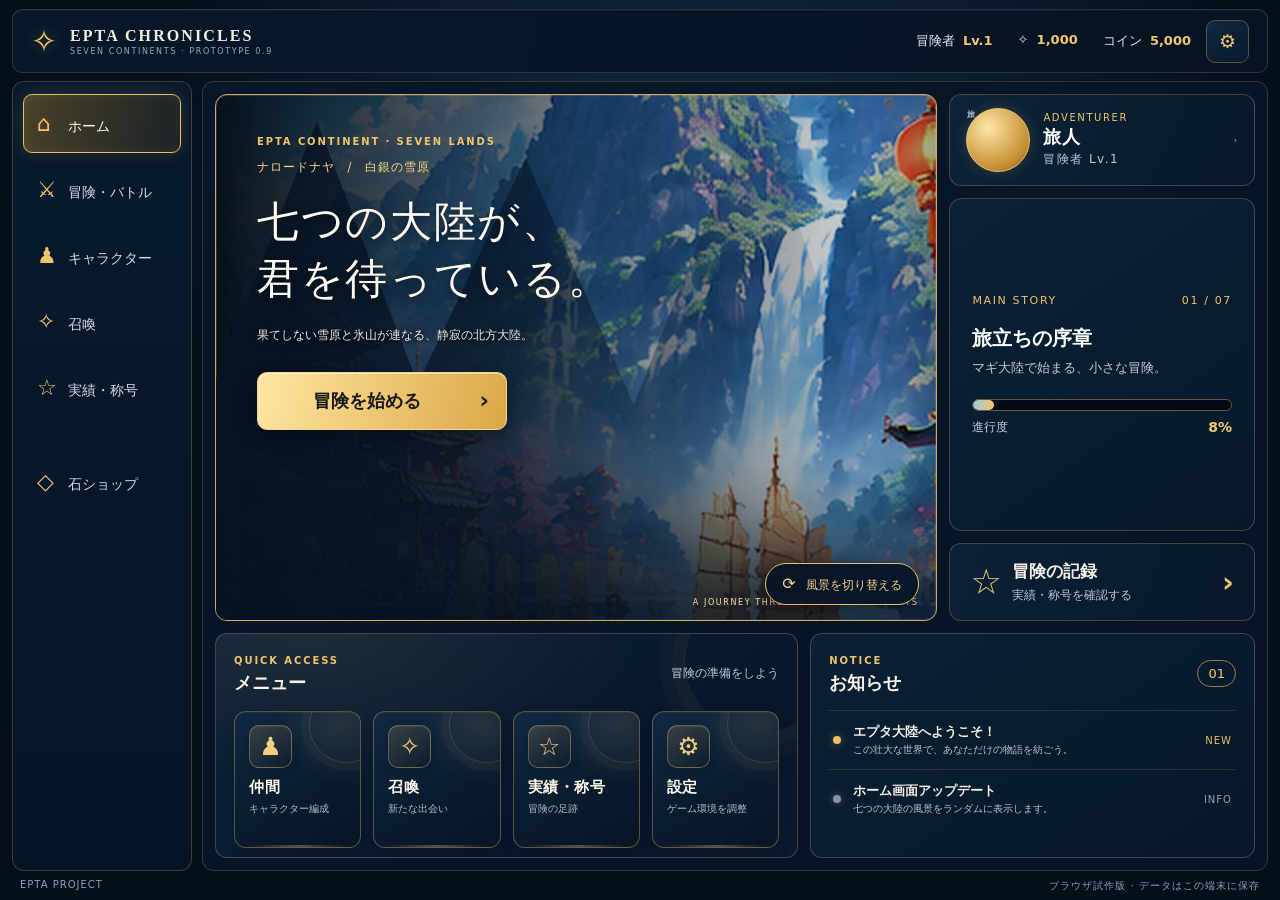
<file: index.html>
<!doctype html>
<html lang="ja">
<head>
<meta charset="utf-8">
<meta name="viewport" content="width=device-width, initial-scale=1, viewport-fit=cover">
<meta name="theme-color" content="#101a2a">
<title>EPTA CHRONICLES - Playable Prototype</title>
<link rel="stylesheet" href="css/game.css">
<link rel="stylesheet" href="css/battle-v09.css">
<link rel="stylesheet" href="css/status-v10.css">
</head>
<body>
<div class="app">
  <header class="topbar">
    <div class="brand"><span class="sigil">✧</span><div><b>EPTA CHRONICLES</b><small>SEVEN CONTINENTS · PROTOTYPE 0.9</small></div></div>
    <div class="resources"><span>冒険者 <b>Lv.1</b></span><span>✧ <b id="gems">1,000</b></span><span>コイン <b id="coins">5,000</b></span></div>
    <button class="gear" data-view="settings" aria-label="設定">⚙</button>
  </header>
  <div class="layout">
    <nav class="nav">
      <button class="navbtn selected" data-view="home"><i>⌂</i>ホーム</button>
      <button class="navbtn" data-view="battle"><i>⚔</i>冒険・バトル</button>
      <button class="navbtn" data-view="party"><i>♟</i>キャラクター</button>
      <button class="navbtn" data-view="gacha"><i>✧</i>召喚</button>
      <button class="navbtn" data-view="records"><i>☆</i>実績・称号</button>
　　　<button class="navbtn" data-view="shop"><i>◇</i>石ショップ</button>
    </nav>
    <main id="screen" class="screen" aria-live="polite"></main>
  </div>
  <footer><span>EPTA PROJECT</span><span>ブラウザ試作版 · データはこの端末に保存</span></footer>
</div>
<div id="modal-root"></div>
<div id="toast" class="toast" role="status"></div>
<script src="js/game.js"></script>
<script src="js/battle-v09.js"></script>
<script src="js/status-v10.js"></script>
<script src="js/class-v11.js"></script>
<link rel="stylesheet" href="css/formation-v12.css">
<link rel="stylesheet" href="css/formation-tap-v13.css">
<link rel="stylesheet" href="css/battle-quick-swap-v14.css">
<link rel="stylesheet" href="css/battle-fix-v15.css">
<link rel="stylesheet" href="css/battle-header-swap-v16.css">
<link rel="stylesheet" href="css/battle-header-swap-v17.css">
<script src="js/formation-v12.js"></script>
<script src="js/formation-tap-v13.js"></script>
<script src="js/battle-quick-swap-v14.js"></script>
<script src="js/battle-fix-v15.js"></script>
<script src="js/battle-header-swap-v16.js"></script>
<script src="js/battle-header-swap-v17.js"></script>
</body>
</html>

<!-- Deployment retry check: 2026-11-14; no gameplay or save-data changes. -->
</file>
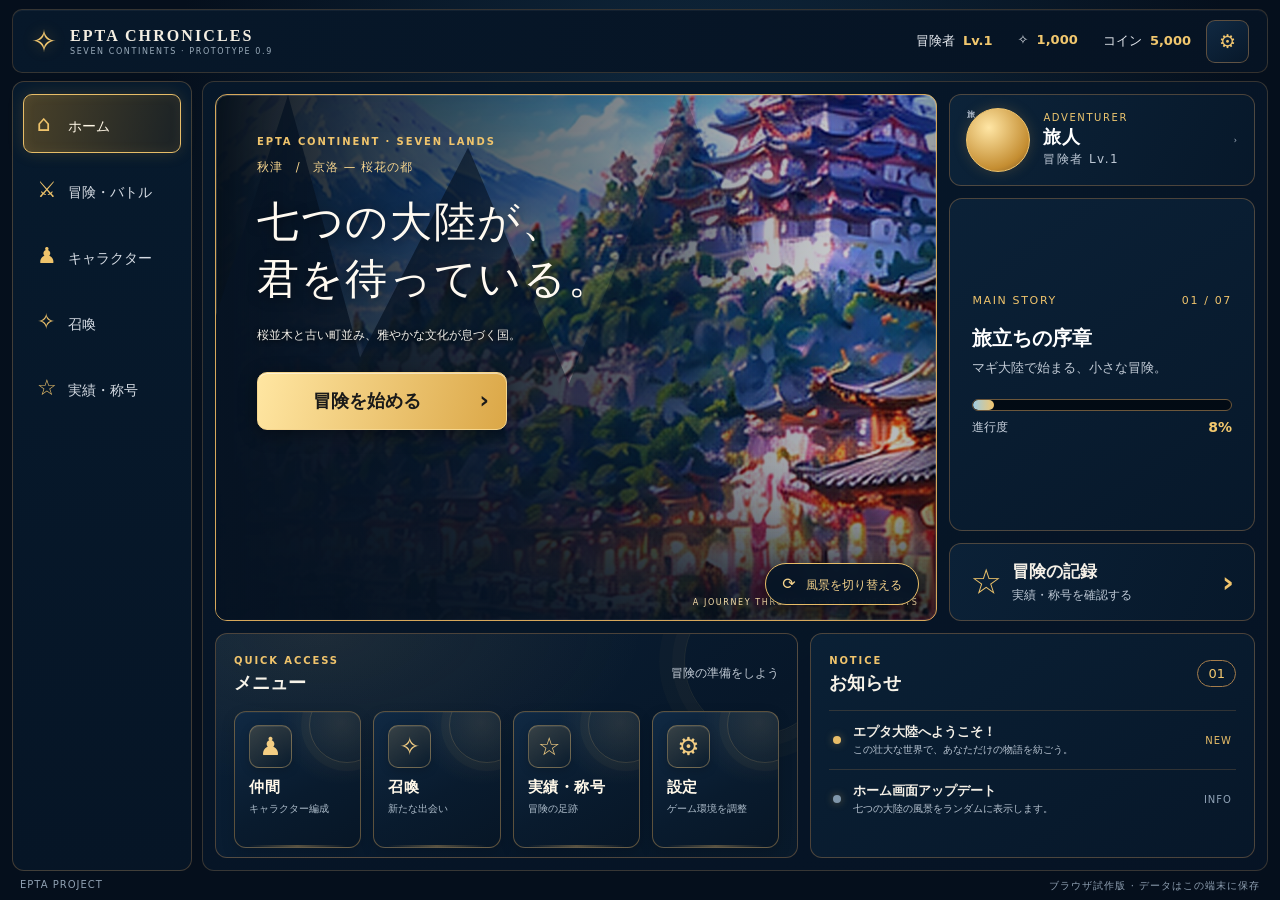
<file: epta-chronicles-v0.9-battle/epta_playable_prototype/index.html>
<!doctype html>
<html lang="ja">
<head>
<meta charset="utf-8">
<meta name="viewport" content="width=device-width, initial-scale=1, viewport-fit=cover">
<meta name="theme-color" content="#101a2a">
<title>EPTA CHRONICLES - Playable Prototype</title>
<link rel="stylesheet" href="css/game.css">
</head>
<body>
<div class="app">
  <header class="topbar">
    <div class="brand"><span class="sigil">✧</span><div><b>EPTA CHRONICLES</b><small>SEVEN CONTINENTS · PROTOTYPE 0.9</small></div></div>
    <div class="resources"><span>冒険者 <b>Lv.1</b></span><span>✧ <b id="gems">1,000</b></span><span>コイン <b id="coins">5,000</b></span></div>
    <button class="gear" data-view="settings" aria-label="設定">⚙</button>
  </header>
  <div class="layout">
    <nav class="nav">
      <button class="navbtn selected" data-view="home"><i>⌂</i>ホーム</button>
      <button class="navbtn" data-view="battle"><i>⚔</i>冒険・バトル</button>
      <button class="navbtn" data-view="party"><i>♟</i>キャラクター</button>
      <button class="navbtn" data-view="gacha"><i>✧</i>召喚</button>
      <button class="navbtn" data-view="records"><i>☆</i>実績・称号</button>
    </nav>
    <main id="screen" class="screen" aria-live="polite"></main>
  </div>
  <footer><span>EPTA PROJECT</span><span>ブラウザ試作版 · データはこの端末に保存</span></footer>
</div>
<div id="modal-root"></div>
<div id="toast" class="toast" role="status"></div>
<script src="js/game.js"></script>
</body>
</html>
</file>
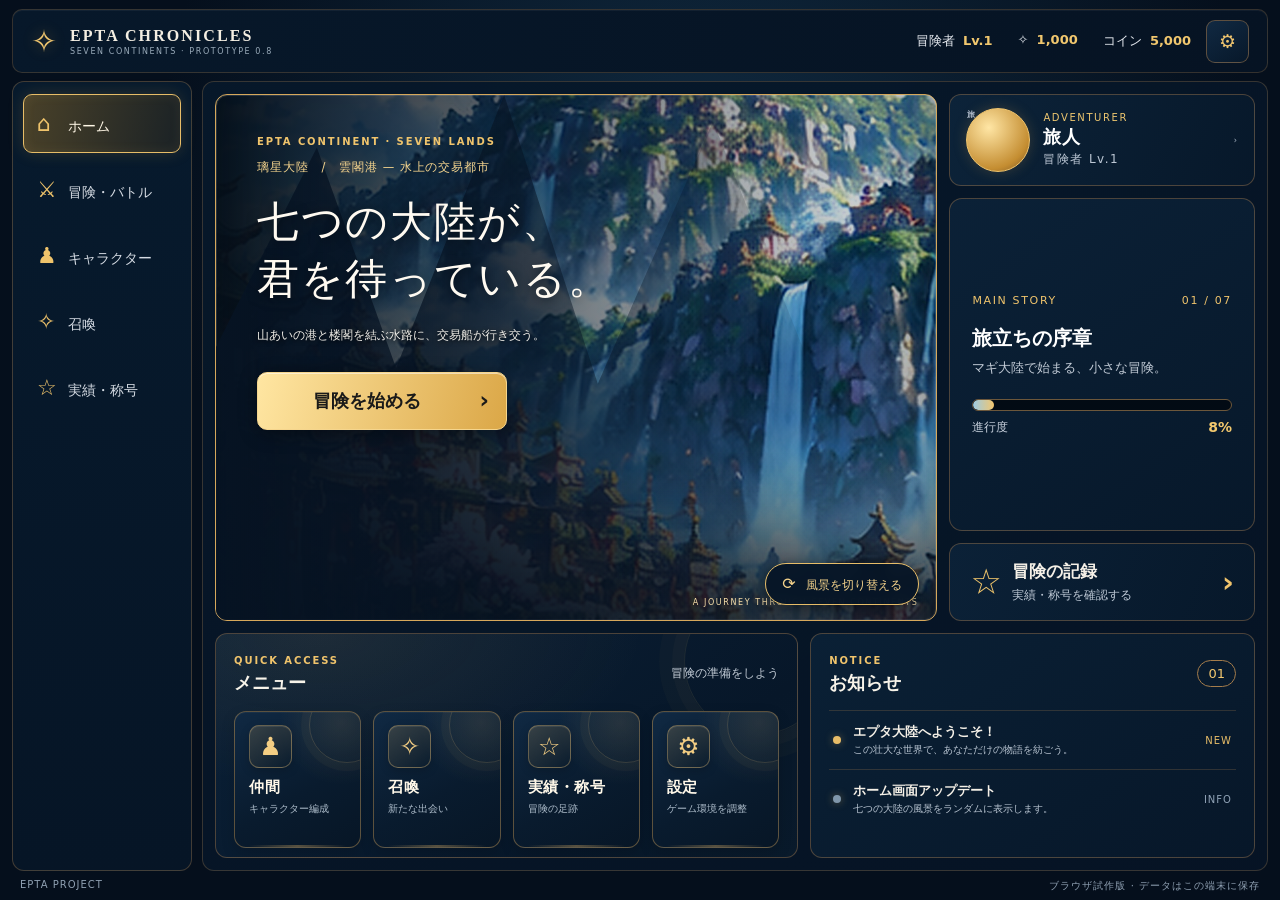
<file: epta_playable_prototype_v0_8 (1)/epta_playable_prototype/index.html>
<!doctype html>
<html lang="ja">
<head>
<meta charset="utf-8">
<meta name="viewport" content="width=device-width, initial-scale=1, viewport-fit=cover">
<meta name="theme-color" content="#101a2a">
<title>EPTA CHRONICLES - Playable Prototype</title>
<link rel="stylesheet" href="css/game.css">
</head>
<body>
<div class="app">
  <header class="topbar">
    <div class="brand"><span class="sigil">✧</span><div><b>EPTA CHRONICLES</b><small>SEVEN CONTINENTS · PROTOTYPE 0.8</small></div></div>
    <div class="resources"><span>冒険者 <b>Lv.1</b></span><span>✧ <b id="gems">1,000</b></span><span>コイン <b id="coins">5,000</b></span></div>
    <button class="gear" data-view="settings" aria-label="設定">⚙</button>
  </header>
  <div class="layout">
    <nav class="nav">
      <button class="navbtn selected" data-view="home"><i>⌂</i>ホーム</button>
      <button class="navbtn" data-view="battle"><i>⚔</i>冒険・バトル</button>
      <button class="navbtn" data-view="party"><i>♟</i>キャラクター</button>
      <button class="navbtn" data-view="gacha"><i>✧</i>召喚</button>
      <button class="navbtn" data-view="records"><i>☆</i>実績・称号</button>
    </nav>
    <main id="screen" class="screen" aria-live="polite"></main>
  </div>
  <footer><span>EPTA PROJECT</span><span>ブラウザ試作版 · データはこの端末に保存</span></footer>
</div>
<div id="modal-root"></div>
<div id="toast" class="toast" role="status"></div>
<script src="js/game.js"></script>
</body>
</html>
</file>
<file: css/game.css>
:root{--bg:#0a1320;--panel:#14243a;--panel2:#1b304a;--line:#ffffff1c;--text:#f2f5f9;--muted:#aab8c9;--gold:#e7c58b;--blue:#8bb9dc;--red:#d98279;--green:#8ac6a4}
*{box-sizing:border-box}html,body{margin:0;width:100%;min-height:100%;background:var(--bg);color:var(--text);font-family:system-ui,-apple-system,"Noto Sans JP",sans-serif}body{min-height:100svh}.app{min-height:100svh;display:flex;flex-direction:column;padding:10px 12px 7px;gap:9px;background:radial-gradient(ellipse at 72% 0%,#243a54 0,transparent 46%),var(--bg)}
button{font:inherit;color:inherit;cursor:pointer}.topbar{height:58px;flex:0 0 58px;border:1px solid var(--line);border-radius:13px;background:#101e30eF;display:flex;align-items:center;padding:0 15px;gap:15px}
.brand{display:flex;align-items:center;gap:10px;min-width:245px}.sigil{font-size:27px;color:var(--gold)}.brand b{display:block;font-size:13px;letter-spacing:.14em}.brand small{display:block;font-size:8px;letter-spacing:.18em;color:var(--muted);margin-top:2px}
.resources{margin-left:auto;display:flex;gap:20px;font-size:12px;color:var(--muted)}.resources b{color:var(--gold);margin-left:4px}.gear{width:37px;height:37px;border:1px solid var(--line);border-radius:9px;background:var(--panel2);font-size:19px}
.layout{flex:1;min-height:0;display:grid;grid-template-columns:150px minmax(0,1fr);gap:9px}.nav{display:flex;flex-direction:column;gap:7px;padding:9px;border:1px solid var(--line);border-radius:12px;background:#101f31}.navbtn{border:1px solid transparent;border-radius:9px;background:transparent;color:var(--muted);min-height:46px;text-align:left;padding:0 11px;font-size:12px}.navbtn i{display:inline-block;width:24px;font-style:normal;font-size:18px;color:var(--gold)}.navbtn.selected,.navbtn:hover{background:#e7c58b18;border-color:#e7c58b40;color:var(--text)}
.screen{min-width:0;min-height:0;overflow:auto;border:1px solid var(--line);border-radius:12px;background:#0e1b2bdb;padding:12px}
.hero{min-height:250px;height:52%;position:relative;overflow:hidden;border:1px solid #e7c58b33;border-radius:11px;background:linear-gradient(90deg,#091523f5 0%,#091523b8 45%,#09152308 100%),radial-gradient(ellipse at 75% 25%,#e9c98b 0%,#8d8c7c 13%,transparent 34%),linear-gradient(150deg,#60798b,#29475b 48%,#142d3c)}
.hero:before{content:"";position:absolute;inset:36% -2% -12% 38%;background:linear-gradient(145deg,#36524c,#172f39);clip-path:polygon(0 70%,17% 24%,33% 55%,51% 0,72% 47%,86% 18%,100% 65%,100% 100%,0 100%)}.hero:after{content:"";position:absolute;inset:auto 0 0;height:26%;background:linear-gradient(0deg,#0d1a27,transparent)}
.hero-copy{position:relative;z-index:2;padding:clamp(22px,4vw,48px);max-width:530px}.eyebrow{font-size:9px;letter-spacing:.24em;color:var(--gold);font-weight:700}.hero h1{font:clamp(25px,4vw,43px)/1.25 Georgia,serif;margin:10px 0}.hero p{font-size:12px;color:#d1dbe5}.hero-tag{position:absolute;right:15px;bottom:12px;z-index:2;font-size:8px;letter-spacing:.2em;color:#f3e6c4a8}
.btn{border:1px solid #e7c58b75;border-radius:7px;background:linear-gradient(110deg,#d9b879,#a77e4c);color:#172335;padding:10px 17px;font-weight:800;font-size:12px}.btn.secondary{background:#20364e;color:var(--text);border-color:var(--line)}.btn.danger{background:#5b2d36;color:#fff;border-color:#a95e68}.btn:disabled{opacity:.4;cursor:not-allowed}
.home-bottom{display:grid;grid-template-columns:1fr 1fr;gap:10px;margin-top:10px}.card{background:linear-gradient(145deg,#1b3048,#122237);border:1px solid var(--line);border-radius:10px;padding:13px;min-width:0}.card h2,.card h3{margin:0 0 8px;font-size:14px}.muted{color:var(--muted);font-size:11px;line-height:1.65}.bar{height:7px;background:#081421;border-radius:9px;overflow:hidden;margin:8px 0}.bar span{display:block;height:100%;background:linear-gradient(90deg,var(--blue),var(--gold))}
.section-head{display:flex;align-items:end;justify-content:space-between;margin:2px 2px 12px;gap:12px}.section-head h1{font-size:21px;margin:0}.section-head p{font-size:10px;color:var(--muted);margin:4px 0 0}.tag{font-size:9px;color:var(--gold);border:1px solid #e7c58b55;border-radius:20px;padding:4px 8px}
.grid2{display:grid;grid-template-columns:1fr 1fr;gap:10px}.grid3{display:grid;grid-template-columns:repeat(3,1fr);gap:9px}.char{display:flex;gap:11px;align-items:center}.portrait{width:66px;height:78px;flex:0 0 66px;border-radius:8px;display:grid;place-items:center;font-size:30px;background:linear-gradient(145deg,#516e82,#1a3047);border:1px solid #ffffff25}.portrait.fire{background:linear-gradient(145deg,#9d6049,#482b36)}.portrait.wind{background:linear-gradient(145deg,#557d72,#203c42)}.portrait.light{background:linear-gradient(145deg,#9c8b62,#4b4650)}
.char h3{margin:0 0 4px;font-size:13px}.char p{margin:0;color:var(--muted);font-size:10px}.pill{display:inline-block;font-size:9px;border-radius:20px;padding:3px 7px;background:#ffffff12;color:#d9e4ef;margin:3px 3px 0 0}
.battle-area{display:grid;grid-template-columns:1fr 1fr;gap:10px}.unit-list{display:grid;gap:7px}.unit{display:flex;align-items:center;gap:8px;padding:8px;background:#ffffff08;border:1px solid var(--line);border-radius:8px}.unit .mini{font-size:22px;width:30px;text-align:center}.unit-info{flex:1;min-width:0}.unit-info b{font-size:11px}.unit-info small{display:block;color:var(--muted);font-size:9px}.hp{height:5px;border-radius:5px;background:#07111d;margin-top:4px;overflow:hidden}.hp span{height:100%;display:block;background:var(--green)}.enemy .hp span{background:var(--red)}
.command-row{display:flex;flex-wrap:wrap;gap:7px;margin-top:10px}.log{height:100px;overflow:auto;padding:9px;background:#091523;border-radius:8px;color:#c6d3e0;font-size:10px;line-height:1.6}.choice{padding:8px 10px;border:1px solid var(--line);background:#1b3048;border-radius:7px;font-size:11px}.choice.active{border-color:var(--gold);background:#e7c58b20}
.reward{color:var(--gold);font-weight:700}.empty{padding:25px;text-align:center;color:var(--muted);font-size:12px}
.setting-row{display:flex;justify-content:space-between;align-items:center;padding:11px 0;border-bottom:1px solid var(--line);font-size:12px}.switch{width:42px;height:23px;border-radius:20px;background:#48576a;border:0;padding:3px}.switch:after{content:"";display:block;width:17px;height:17px;background:white;border-radius:50%;transition:.15s}.switch.on{background:#578b70}.switch.on:after{transform:translateX(19px)}
.toast{position:fixed;left:50%;bottom:25px;transform:translate(-50%,12px);opacity:0;pointer-events:none;padding:10px 16px;border:1px solid #e7c58b55;border-radius:8px;background:#20364e;transition:.2s;font-size:12px;z-index:10}.toast.show{opacity:1;transform:translate(-50%,0)}
footer{height:15px;flex:0 0 15px;display:flex;justify-content:space-between;color:#70849a;font-size:8px;letter-spacing:.1em;padding:0 3px}
@media(orientation:portrait){.app{min-height:100svh}.layout{grid-template-columns:1fr;grid-template-rows:auto 1fr}.nav{flex-direction:row;overflow-x:auto;padding:5px}.navbtn{min-width:max-content;min-height:38px}.screen{min-height:65svh}.hero{height:auto;min-height:260px}.home-bottom,.grid2,.battle-area{grid-template-columns:1fr}.resources{gap:7px;font-size:9px}.brand{min-width:0}.brand b{font-size:10px}}
@media(max-width:720px) and (orientation:landscape){.app{padding:5px;gap:5px}.topbar{height:44px;flex-basis:44px;padding:0 8px}.brand{min-width:155px}.brand b{font-size:10px}.resources{gap:8px;font-size:9px}.layout{grid-template-columns:105px minmax(0,1fr);gap:5px}.nav{padding:5px;gap:3px}.navbtn{min-height:36px;font-size:10px;padding:0 6px}.navbtn i{width:17px;font-size:14px}.screen{padding:7px}.hero{min-height:190px}.home-bottom{gap:6px}.card{padding:9px}.portrait{width:53px;height:62px;flex-basis:53px}.section-head h1{font-size:17px}}

#modal-root:empty{display:none}.modal-backdrop{position:fixed;inset:0;background:#000a;display:grid;place-items:center;padding:18px;z-index:20}.modal{width:min(420px,95vw);max-height:80vh;overflow:auto;border:1px solid #e7c58b55;border-radius:13px;background:#14243a;padding:16px;box-shadow:0 20px 60px #0009}.modal-head{display:flex;justify-content:space-between;align-items:center;margin-bottom:12px}.modal-head b{color:var(--gold)}.modal-head button{background:transparent;border:0;font-size:22px}.modal-body{margin-bottom:14px}.result-row{padding:10px;border-bottom:1px solid var(--line);font-size:13px}

/* Home dashboard v0.3 */
.home-dashboard{height:100%;min-height:0;display:flex;flex-direction:column;gap:10px}
.home-hero{display:grid;grid-template-columns:minmax(0,1.8fr) minmax(205px,.8fr);gap:10px;flex:1 1 auto;min-height:250px}
.hero-artwork{position:relative;overflow:hidden;min-height:250px;border:1px solid #e7c58b40;border-radius:11px;background:linear-gradient(90deg,#091523f2 0%,#091523b9 45%,#09152310 100%),linear-gradient(180deg,#8c9c9a 0%,#526d72 42%,#203d43 75%,#142b35 100%)}
.hero-sky{position:absolute;inset:0;background:radial-gradient(ellipse at 73% 25%,#f2d8a1 0%,#d3b98e 8%,#a5a18e 17%,transparent 31%),linear-gradient(155deg,#748b91 0%,#415d6c 48%,transparent 70%);opacity:.9}
.hero-mountains{position:absolute;inset:24% -5% -5% 27%;background:linear-gradient(145deg,#526b68,#263f47 55%,#182f39);clip-path:polygon(0 62%,13% 30%,24% 49%,42% 4%,56% 44%,70% 17%,85% 52%,100% 22%,100% 100%,0 100%)}
.hero-forest{position:absolute;inset:54% -2% -10% 35%;background:linear-gradient(160deg,#35594d,#132f34);clip-path:polygon(0 47%,8% 19%,16% 53%,27% 0,37% 49%,50% 13%,62% 58%,73% 8%,86% 50%,100% 18%,100% 100%,0 100%)}
.hero-copy{position:relative;z-index:2;padding:clamp(18px,3vw,36px);max-width:520px}
.location-label{color:#f2dfb8;font-size:11px;letter-spacing:.12em;margin-top:8px}
.hero-copy h1{font:clamp(25px,3.4vw,40px)/1.3 Georgia,"Noto Serif JP",serif;letter-spacing:.04em;margin:11px 0}
.hero-copy p{max-width:330px;color:#d1dce5;font-size:11px;line-height:1.8}
.hero-start{margin-top:9px;min-width:170px}.hero-start span{float:right;margin-left:20px}
.hero-caption{position:absolute;z-index:2;right:13px;bottom:11px;color:#f1e4c7a8;font-size:8px;letter-spacing:.2em}
.hero-side{display:flex;flex-direction:column;gap:9px;min-width:0}
.profile-card,.chapter-card,.daily-card{border:1px solid var(--line);border-radius:10px;background:linear-gradient(145deg,#1c324a,#122236);padding:12px}
.profile-card{display:flex;align-items:center;gap:10px;min-height:73px}
.profile-avatar{width:42px;height:42px;display:grid;place-items:center;border-radius:50%;border:1px solid #e7c58b88;background:linear-gradient(145deg,#e7c58b,#765b43);color:#1b2635;font-weight:900;font-size:17px}
.profile-card small,.profile-card span{display:block;color:var(--muted);font-size:8px;letter-spacing:.12em}
.profile-card b{display:block;font-size:13px;margin:2px 0}
.profile-edit{margin-left:auto;color:var(--gold);font-size:17px}
.chapter-card{flex:1;display:flex;flex-direction:column;justify-content:center}
.mini-heading{display:flex;justify-content:space-between;color:var(--gold);font-size:8px;letter-spacing:.14em}
.chapter-card h2{font-size:15px;margin:10px 0 3px}
.chapter-card p{color:var(--muted);font-size:10px;margin:0}
.chapter-progress{height:6px;background:#081421;border-radius:8px;overflow:hidden;margin-top:17px}
.chapter-progress span{height:100%;display:block;background:linear-gradient(90deg,#8bb9dc,#e7c58b)}
.chapter-foot{display:flex;justify-content:space-between;color:var(--muted);font-size:9px;margin-top:5px}
.chapter-foot b{color:var(--gold)}
.daily-card{display:flex;align-items:center;gap:10px;text-align:left;background:#172b40}
.daily-icon{font-size:22px;color:var(--gold)}
.daily-card span:nth-child(2){flex:1}
.daily-card b,.daily-card small{display:block}
.daily-card b{font-size:11px}.daily-card small{font-size:9px;color:var(--muted);margin-top:3px}
.daily-card strong{font-size:20px;color:var(--gold)}
.home-panels{display:grid;grid-template-columns:1.15fr .85fr;gap:10px;flex:0 0 145px}
.home-panel{min-width:0;padding:11px 13px;border:1px solid var(--line);border-radius:10px;background:linear-gradient(145deg,#1b3048,#122237)}
.panel-title{display:flex;justify-content:space-between;align-items:center;margin-bottom:9px}
.panel-title h2{font-size:13px;margin:2px 0 0}
.panel-title .eyebrow{font-size:7px}
.panel-title>small{color:var(--muted);font-size:9px}
.home-shortcuts{display:grid;grid-template-columns:repeat(4,1fr);gap:7px}
.home-shortcuts button{min-width:0;display:flex;flex-direction:column;align-items:flex-start;gap:3px;padding:8px;border:1px solid var(--line);border-radius:8px;background:#0b1928a8;text-align:left}
.shortcut-icon{color:var(--gold);font-size:19px}
.home-shortcuts b{font-size:10px}.home-shortcuts small{color:var(--muted);font-size:8px;white-space:nowrap}
.notice-count{font-size:9px;color:var(--gold);border:1px solid #e7c58b55;border-radius:20px;padding:3px 7px}
.notice-line{display:flex;align-items:center;gap:8px;padding:7px 0;border-top:1px solid var(--line)}
.notice-dot{width:6px;height:6px;border-radius:50%;background:var(--gold);flex:0 0 6px}
.notice-line div{flex:1;min-width:0}.notice-line b,.notice-line small{display:block;white-space:nowrap;overflow:hidden;text-overflow:ellipsis}
.notice-line b{font-size:9px}.notice-line small{font-size:8px;color:var(--muted);margin-top:2px}
.notice-line time{font-size:7px;color:var(--gold);letter-spacing:.1em}.muted-line .notice-dot{background:#7f96aa}.muted-line time{color:#91a3b7}
@media(max-width:760px) and (orientation:landscape){.home-hero{grid-template-columns:minmax(0,1.5fr) minmax(170px,.8fr);min-height:205px}.hero-artwork{min-height:205px}.home-panels{flex-basis:120px}.profile-card{min-height:55px;padding:7px}.profile-avatar{width:32px;height:32px}.chapter-card{padding:8px}.chapter-progress{margin-top:8px}.daily-card{padding:8px}.home-shortcuts button{padding:5px}.home-shortcuts small{font-size:7px}}
@media(orientation:portrait){.home-dashboard{height:auto}.home-hero{grid-template-columns:1fr}.hero-artwork{min-height:270px}.hero-side{display:grid;grid-template-columns:1fr 1fr}.profile-card{grid-column:1/-1}.chapter-card{min-height:135px}.daily-card{min-height:65px}.home-panels{grid-template-columns:1fr;flex-basis:auto}.home-shortcuts{grid-template-columns:repeat(2,1fr)}}

/* Seven randomized continent landscapes */
.hero-artwork{background:linear-gradient(90deg,#091523ed 0%,#091523a8 42%,#09152308 100%),linear-gradient(180deg,#718b98,#36586b 52%,#152f3c);isolation:isolate}
.hero-artwork:before{content:"";position:absolute;z-index:0;inset:28% -3% -8% 27%;background:linear-gradient(145deg,#526c68,#1b3941);clip-path:polygon(0 66%,14% 31%,27% 51%,43% 4%,59% 47%,73% 17%,88% 53%,100% 24%,100% 100%,0 100%)}
.hero-artwork:after{content:"";position:absolute;z-index:0;inset:60% -2% -8% 30%;background:linear-gradient(145deg,#355c4d,#112d34);clip-path:polygon(0 45%,12% 10%,22% 51%,36% 0,49% 50%,65% 9%,79% 52%,91% 13%,100% 40%,100% 100%,0 100%)}
.scene-sun{position:absolute;z-index:0;width:190px;height:190px;right:15%;top:5%;border-radius:50%;background:radial-gradient(circle,#f8dfac 0%,#e9c98b88 35%,transparent 72%);filter:blur(5px)}
.scene-ridge,.scene-details{position:absolute;z-index:1;pointer-events:none}
.scene-details{inset:auto 0 0;height:22%;background:linear-gradient(0deg,#0c1a28a8,transparent)}
.scene-akitsu{background:linear-gradient(90deg,#101a2beF 0%,#101a2b8c 46%,transparent 100%),linear-gradient(180deg,#d9a5a0,#8f7781 50%,#293b4a)}
.scene-akitsu:before{background:linear-gradient(145deg,#8f5960,#3b3545);clip-path:polygon(0 62%,12% 32%,24% 50%,40% 7%,54% 45%,70% 18%,87% 52%,100% 25%,100% 100%,0 100%)}
.scene-akitsu:after{background:linear-gradient(145deg,#6c3f4d,#282b3b);clip-path:polygon(0 42%,10% 0,20% 50%,35% 10%,49% 55%,65% 0,80% 52%,100% 5%,100% 100%,0 100%)}
.scene-akitsu .scene-sun{background:radial-gradient(circle,#ffe4d0 0%,#ef9caa88 40%,transparent 72%)}
.scene-risei{background:linear-gradient(90deg,#0b1a2beF 0%,#0b1a2b88 45%,transparent 100%),linear-gradient(180deg,#9fc7df,#4a829e 54%,#123c58)}
.scene-risei:before{background:linear-gradient(145deg,#718f9e,#294b61);clip-path:polygon(0 64%,15% 25%,30% 48%,44% 0,60% 42%,75% 14%,90% 49%,100% 24%,100% 100%,0 100%)}
.scene-risei:after{background:linear-gradient(145deg,#347b87,#123c50);clip-path:polygon(0 48%,14% 10%,25% 52%,40% 0,53% 55%,69% 5%,82% 50%,100% 10%,100% 100%,0 100%)}
.scene-narod{background:linear-gradient(90deg,#101d2eeF 0%,#101d2e91 46%,transparent 100%),linear-gradient(180deg,#b9d8ed,#668eac 52%,#d9e8ed)}
.scene-narod:before{background:linear-gradient(145deg,#eaf5fa,#789bb3);clip-path:polygon(0 70%,15% 25%,28% 58%,46% 0,61% 48%,78% 12%,91% 58%,100% 35%,100% 100%,0 100%)}
.scene-narod:after{background:linear-gradient(145deg,#b7d3e2,#52778f);clip-path:polygon(0 54%,14% 5%,28% 55%,43% 12%,58% 59%,75% 0,88% 54%,100% 12%,100% 100%,0 100%)}
.scene-narod .scene-sun{background:radial-gradient(circle,#f3fbff 0%,#d3e8f488 40%,transparent 72%)}
.scene-suez{background:linear-gradient(90deg,#1b1a22ed 0%,#1b1a228f 46%,transparent 100%),linear-gradient(180deg,#f0c17f,#bd8055 54%,#634638)}
.scene-suez:before{background:linear-gradient(145deg,#d5a363,#8e593d);clip-path:polygon(0 65%,18% 44%,32% 55%,50% 10%,65% 42%,81% 22%,100% 51%,100% 100%,0 100%)}
.scene-suez:after{background:linear-gradient(145deg,#a96f43,#513b35);clip-path:polygon(0 60%,20% 20%,37% 56%,53% 15%,70% 57%,85% 25%,100% 54%,100% 100%,0 100%)}
.scene-profun{background:linear-gradient(90deg,#0a1c1aed 0%,#0a1c1a91 46%,transparent 100%),linear-gradient(180deg,#8cb6a0,#3e7662 55%,#123e38)}
.scene-profun:before{background:linear-gradient(145deg,#5f9470,#235342);clip-path:polygon(0 70%,12% 12%,25% 52%,41% 0,56% 58%,72% 8%,88% 52%,100% 16%,100% 100%,0 100%)}
.scene-profun:after{background:linear-gradient(145deg,#3c7854,#103c37);clip-path:polygon(0 48%,12% 0,25% 48%,39% 5%,53% 55%,69% 0,83% 50%,100% 3%,100% 100%,0 100%)}
.scene-profun .scene-sun{background:radial-gradient(circle,#d9efb7 0%,#a5d79a66 40%,transparent 72%)}
.scene-kila{background:linear-gradient(90deg,#111827ed 0%,#11182791 46%,transparent 100%),linear-gradient(180deg,#f6a16d,#a64e48 48%,#123c55)}
.scene-kila:before{background:linear-gradient(145deg,#8d4c48,#392b39);clip-path:polygon(0 72%,15% 56%,32% 60%,48% 0,63% 57%,80% 42%,100% 61%,100% 100%,0 100%)}
.scene-kila:after{background:linear-gradient(145deg,#b75e43,#382c35);clip-path:polygon(0 62%,17% 28%,33% 60%,50% 14%,67% 62%,82% 35%,100% 62%,100% 100%,0 100%)}
.scene-kila .scene-sun{background:radial-gradient(circle,#ffd29b 0%,#f17b5c88 40%,transparent 72%)}
.scene-shuffle{position:absolute;z-index:4;right:13px;bottom:12px;border:1px solid #e7c58b80;border-radius:20px;padding:7px 12px;background:#101d2dcc;color:#f5d99f;font-size:10px;backdrop-filter:blur(6px)}
.scene-shuffle:hover{background:#e7c58b;color:#172335}
@media(orientation:portrait){.scene-shuffle{right:10px;bottom:10px}}

/* v0.5: real illustrated continent background assets */
.hero-artwork{
  background-size:cover;
  background-position:center;
  background-repeat:no-repeat;
}
.hero-artwork:before,.hero-artwork:after{display:none}
.hero-artwork .scene-sun,.hero-artwork .scene-ridge,.hero-artwork .scene-details{display:none}
.hero-artwork.scene-magi{background-image:linear-gradient(90deg,rgba(7,18,29,.98) 0%,rgba(7,18,29,.68) 36%,rgba(7,18,29,.10) 100%),url("../assets/landscapes/magi.jpg")}
.hero-artwork.scene-akitsu{background-image:linear-gradient(90deg,rgba(7,18,29,.98) 0%,rgba(7,18,29,.68) 36%,rgba(7,18,29,.10) 100%),url("../assets/landscapes/akitsu.jpg")}
.hero-artwork.scene-risei{background-image:linear-gradient(90deg,rgba(7,18,29,.98) 0%,rgba(7,18,29,.68) 36%,rgba(7,18,29,.10) 100%),url("../assets/landscapes/risei.jpg")}
.hero-artwork.scene-narod{background-image:linear-gradient(90deg,rgba(7,18,29,.98) 0%,rgba(7,18,29,.68) 36%,rgba(7,18,29,.10) 100%),url("../assets/landscapes/narod.jpg")}
.hero-artwork.scene-suez{background-image:linear-gradient(90deg,rgba(7,18,29,.98) 0%,rgba(7,18,29,.68) 36%,rgba(7,18,29,.10) 100%),url("../assets/landscapes/suez.jpg")}
.hero-artwork.scene-profun{background-image:linear-gradient(90deg,rgba(7,18,29,.98) 0%,rgba(7,18,29,.68) 36%,rgba(7,18,29,.10) 100%),url("../assets/landscapes/profun.jpg")}
.hero-artwork.scene-kila{background-image:linear-gradient(90deg,rgba(7,18,29,.98) 0%,rgba(7,18,29,.68) 36%,rgba(7,18,29,.10) 100%),url("../assets/landscapes/kila.jpg")}


/* v0.7 — home screen refined to match the supplied reference */
:root{
 --bg:#050f1c;--panel:#07182a;--panel2:#0b2036;--line:#b98a4a66;
 --text:#f4f0e7;--muted:#aeb9c8;--gold:#e8bd68;--blue:#79b9e4;
}
.app{padding:9px 12px 6px;gap:8px;background:radial-gradient(ellipse at 55% 20%,#102a40 0%,transparent 55%),#050f1c}
.topbar{height:64px;flex-basis:64px;border:1px solid #9a75474f;border-radius:10px;background:linear-gradient(100deg,#07182a,#061323);box-shadow:inset 0 1px #ffffff0c;padding:0 18px}
.brand{min-width:260px;gap:13px}
.sigil{font-size:31px;color:#f0c66f;text-shadow:0 0 15px #d89d3c77}
.brand b{font-family:Georgia,serif;font-size:16px;letter-spacing:.13em;color:#f4eee2}
.brand small{font-size:8px;color:#9aabba;letter-spacing:.2em}
.resources{font-size:13px;color:#e5e9ef;gap:25px}
.resources b{color:#f1c76e}
.gear{border:1px solid #a77d4d88;background:linear-gradient(145deg,#112942,#07182a);color:#f0c56f;width:43px;height:43px}
.layout{grid-template-columns:180px minmax(0,1fr);gap:10px}
.nav{padding:12px 10px;border:1px solid #9b764b66;border-radius:12px;background:linear-gradient(180deg,#071a2d,#061526)}
.navbtn{min-height:59px;border-radius:9px;padding:0 13px;font-size:14px;color:#d5dbe3;border:1px solid transparent}
.navbtn i{width:31px;font-size:22px;color:#efc36b}
.navbtn.selected,.navbtn:hover{background:linear-gradient(100deg,#6b5527aa,#382e1b66);border-color:#e7bd68;color:#fff7e6;box-shadow:0 0 16px #d59d3a30,inset 0 0 12px #e7bd6818}
.screen{padding:12px;border:1px solid #98784e55;border-radius:12px;background:linear-gradient(140deg,#07182aee,#061425f5);overflow:hidden}
.home-dashboard{height:100%;min-height:0;display:flex;flex-direction:column;gap:12px}
.home-hero{display:grid;grid-template-columns:minmax(0,2.08fr) minmax(260px,.88fr);gap:12px;flex:1 1 auto;min-height:0}
.hero-artwork{position:relative;min-height:0;height:100%;border:1px solid #d6a85b;border-radius:12px;overflow:hidden;background-size:cover;background-position:center;background-repeat:no-repeat;box-shadow:inset 0 0 0 1px #fff2,inset 0 -65px 85px #020a14aa}
.hero-artwork:after{display:block;content:"";position:absolute;inset:0;z-index:0;background:linear-gradient(90deg,#061323e8 0%,#061323a8 36%,#06132320 75%,#06132308 100%),linear-gradient(0deg,#06132355,transparent 32%);pointer-events:none}
.hero-copy{position:relative;z-index:2;padding:clamp(22px,3.2vw,48px);max-width:570px}
.eyebrow{font-size:10px;letter-spacing:.19em;color:#f0c46c;font-weight:800}
.location-label{font-size:clamp(10px,.9vw,13px);letter-spacing:.08em;color:#f6d58e;margin-top:13px}
.hero-copy h1{font-family:"Noto Serif JP","Yu Mincho",Georgia,serif;font-size:clamp(29px,3.3vw,51px);line-height:1.35;letter-spacing:.04em;font-weight:500;color:#fffaf1;text-shadow:0 2px 12px #0008;margin:18px 0}
.hero-copy p{font-size:clamp(10px,.9vw,13px);line-height:1.8;color:#f0eee8;text-shadow:0 1px 5px #000;margin:0;max-width:390px}
.hero-start{margin-top:26px;width:250px;max-width:80%;height:58px;border:1px solid #f5d58d;border-radius:10px;background:linear-gradient(105deg,#ffe6a2,#dba747);color:#1a1a19;font-size:18px;font-weight:800;box-shadow:0 4px 18px #0006,inset 0 1px #fff8}
.hero-start span{float:right;font-size:23px;line-height:1}
.hero-caption{position:absolute;z-index:2;right:18px;bottom:13px;font-size:8px;letter-spacing:.2em;color:#f7dfaa}
.scene-shuffle{position:absolute;z-index:4;right:17px;bottom:15px;border:1px solid #e7bd68;border-radius:24px;padding:10px 16px;background:#061526eF;color:#f4d28b;font-size:12px;box-shadow:0 3px 14px #0007}
.scene-shuffle span{font-size:16px;margin-right:7px}
.scene-shuffle:hover{background:#e8bd68;color:#07182a}
.hero-side{display:flex;flex-direction:column;gap:12px;min-width:0}
.profile-card{width:100%;display:flex;align-items:center;gap:13px;text-align:left;min-height:92px;padding:12px 16px;border:1px solid #9a754b77;border-radius:12px;background:linear-gradient(115deg,#0c2339,#07182a);color:var(--text)}
.profile-avatar{width:64px;height:64px;flex:0 0 64px;border:1px solid #f0c46c;border-radius:50%;background:radial-gradient(circle at 35% 30%,#ffe6a5,#c48d31 70%,#704d21);color:#1c2630;font-size:26px;box-shadow:0 0 14px #d9a34735}
.profile-details{display:block;flex:1}
.profile-details small{display:block;font-size:10px;color:#edc66f;letter-spacing:.16em}
.profile-details b{display:block;font-size:18px;margin:2px 0;color:#fff}
.profile-details>span{display:block;font-size:12px;color:#bdc8d5}
.profile-arrow{font-size:28px;color:#e9bd69}
.chapter-card{flex:1;min-height:175px;padding:24px 22px;border:1px solid #9a754b77;border-radius:13px;background:linear-gradient(145deg,#0b2137,#07182a);display:flex;flex-direction:column;justify-content:center}
.mini-heading{font-size:11px;color:#f0c46c;letter-spacing:.15em}
.chapter-card h2{font-size:20px;margin:18px 0 7px;color:#fff}
.chapter-card p{font-size:13px;color:#c2cbd6}
.chapter-progress{height:12px;background:#020b14;border:1px solid #6c573b;border-radius:10px;margin-top:22px;overflow:hidden}
.chapter-progress span{border-radius:10px;background:linear-gradient(90deg,#9ccbe4,#f2c66e)}
.chapter-foot{font-size:12px;margin-top:8px;color:#c7d0dc}
.chapter-foot b{font-size:14px;color:#f3c96e}
.daily-card{min-height:78px;padding:12px 20px;border:1px solid #9a754b77;border-radius:12px;background:linear-gradient(110deg,#0b2137,#07182a);color:#f5f0e7}
.daily-icon{font-size:35px;color:#efc46b}
.daily-copy{flex:1;text-align:left}
.daily-copy b{font-size:17px}
.daily-copy small{font-size:12px;color:#bdc8d5;margin-top:4px}
.daily-card strong{font-size:29px;color:#f0c36c}
.home-panels{display:grid;grid-template-columns:1.18fr .9fr;gap:12px;flex:0 0 225px;min-height:0}
.home-panel{padding:15px 18px;border:1px solid #9a754b77;border-radius:12px;background:linear-gradient(145deg,#0a2035,#071729)}
.panel-title{margin-bottom:12px}
.panel-title h2{font-size:18px;margin:3px 0;color:#f7f3e9}
.panel-title .eyebrow{font-size:10px}
.panel-title>small{font-size:12px;color:#c3ccd6}
.home-shortcuts{gap:10px}
.home-shortcuts button{padding:13px 15px;border:1px solid #8e704d80;border-radius:11px;background:linear-gradient(145deg,#0a1c30,#061425);gap:5px;min-height:130px;justify-content:center;transition:transform .15s,border-color .15s,background .15s}
.home-shortcuts button:hover{transform:translateY(-2px);border-color:#e6bd6c;background:linear-gradient(145deg,#182b3d,#0b1b2b)}
.shortcut-icon{font-size:32px;color:#f0c46c}
.home-shortcuts b{font-size:17px;color:#fff}
.home-shortcuts small{font-size:11px;color:#c1cbd7}
.notice-count{font-size:13px;padding:5px 10px;color:#f2c76f;border-color:#a47c4b}
.notice-line{gap:12px;padding:12px 4px;border-top:1px solid #9c784b44}
.notice-dot{width:8px;height:8px;flex-basis:8px;box-shadow:0 0 8px #e4b85d66}
.notice-line b{font-size:13px;color:#f5f0e7}
.notice-line small{font-size:10px;color:#b9c5d2}
.notice-line time{font-size:10px}
footer{font-size:10px;color:#8fa0b2;padding:0 8px}
@media(max-width:1100px){
 .layout{grid-template-columns:145px minmax(0,1fr)}
 .home-hero{grid-template-columns:minmax(0,1.6fr) minmax(220px,.9fr)}
 .home-panels{flex-basis:190px}
 .home-shortcuts button{min-height:105px;padding:9px}
 .chapter-card{padding:16px}
}
@media(max-height:760px) and (orientation:landscape){
 .topbar{height:54px;flex-basis:54px}
 .home-panels{flex-basis:165px}
 .profile-card{min-height:70px}
 .profile-avatar{width:48px;height:48px;flex-basis:48px}
 .chapter-card{padding:12px}
 .chapter-card h2{margin:9px 0 4px}
 .chapter-progress{margin-top:12px}
 .daily-card{min-height:58px}
 .home-shortcuts button{min-height:90px}
}
@media(orientation:portrait){
 .screen{overflow:auto}
 .home-dashboard{height:auto}
 .home-hero{grid-template-columns:1fr}
 .hero-artwork{height:390px;min-height:300px}
 .hero-side{display:grid;grid-template-columns:1fr 1fr}
 .profile-card{grid-column:1/-1}
 .chapter-card{min-height:180px}
 .daily-card{min-height:75px}
 .home-panels{grid-template-columns:1fr;flex-basis:auto}
 .home-shortcuts{grid-template-columns:repeat(2,1fr)}
}

/* v0.8 — premium four-card quick menu */
.quick-panel{
  position:relative;
  overflow:hidden;
  background:
    radial-gradient(ellipse at 18% 0%,rgba(196,151,77,.10),transparent 48%),
    linear-gradient(145deg,#0b2138 0%,#071729 72%,#091a2b 100%);
}
.quick-panel:after{
  content:"";
  position:absolute;
  right:-34px;
  top:-46px;
  width:145px;
  height:145px;
  border:1px solid rgba(224,184,111,.10);
  border-radius:50%;
  box-shadow:0 0 0 12px rgba(224,184,111,.025),0 0 0 25px rgba(224,184,111,.018);
  pointer-events:none;
}
.quick-panel .panel-title{position:relative;z-index:1;margin-bottom:13px}
.home-shortcuts{
  position:relative;
  z-index:1;
  display:grid;
  grid-template-columns:repeat(4,minmax(0,1fr));
  gap:12px;
}
.home-shortcuts button{
  position:relative;
  isolation:isolate;
  min-width:0;
  min-height:137px;
  display:flex;
  flex-direction:column;
  align-items:flex-start;
  justify-content:flex-start;
  gap:0;
  padding:13px 14px 12px;
  overflow:hidden;
  text-align:left;
  border:1px solid rgba(185,145,85,.48);
  border-radius:12px;
  background:
    radial-gradient(circle at 85% 8%,rgba(224,184,111,.12),transparent 38%),
    linear-gradient(150deg,#102943 0%,#091b2e 58%,#071626 100%);
  box-shadow:inset 0 1px 0 rgba(255,255,255,.045),0 5px 14px rgba(0,0,0,.15);
  transition:transform .18s ease,border-color .18s ease,box-shadow .18s ease,background .18s ease;
}
.home-shortcuts button:before{
  content:"";
  position:absolute;
  z-index:-1;
  width:74px;height:74px;
  right:-25px;top:-25px;
  border:1px solid rgba(233,193,119,.17);
  border-radius:50%;
  box-shadow:0 0 0 8px rgba(233,193,119,.035);
  transition:transform .2s ease,opacity .2s ease;
}
.home-shortcuts button:after{
  content:"";
  position:absolute;
  left:14px;right:14px;bottom:0;
  height:2px;
  background:linear-gradient(90deg,transparent,#d9ad64,transparent);
  opacity:.38;
  transition:opacity .18s ease;
}
.home-shortcuts button:hover,
.home-shortcuts button:focus-visible{
  transform:translateY(-4px);
  border-color:#f0ca7d;
  background:
    radial-gradient(circle at 82% 10%,rgba(238,194,112,.2),transparent 42%),
    linear-gradient(150deg,#193a56 0%,#0d263e 62%,#091b2d 100%);
  box-shadow:inset 0 1px 0 rgba(255,255,255,.08),0 9px 22px rgba(0,0,0,.28),0 0 15px rgba(218,174,98,.13);
  outline:none;
}
.home-shortcuts button:hover:before{transform:scale(1.18);opacity:.9}
.home-shortcuts button:hover:after{opacity:1}
.shortcut-icon{
  width:43px;height:43px;
  display:grid;place-items:center;
  margin-bottom:10px;
  border:1px solid rgba(229,190,119,.38);
  border-radius:10px;
  color:#f4ce83;
  font-size:25px;
  line-height:1;
  background:linear-gradient(145deg,rgba(220,177,101,.2),rgba(10,28,45,.72));
  box-shadow:inset 0 1px 0 rgba(255,255,255,.08),0 3px 10px rgba(0,0,0,.18);
}
.home-shortcuts b{
  display:block;
  margin:0 0 5px;
  color:#fff8e9;
  font-size:15px;
  font-weight:750;
  letter-spacing:.04em;
}
.home-shortcuts small{
  display:block;
  max-width:100%;
  color:#aebdcb;
  font-size:10px;
  line-height:1.45;
  white-space:normal;
  overflow-wrap:anywhere;
}
.home-shortcuts button:hover .shortcut-icon{color:#ffe3a6;border-color:#e9c078;background:linear-gradient(145deg,rgba(235,192,112,.32),rgba(10,28,45,.82))}
@media(max-width:1100px){
  .home-shortcuts{gap:8px}
  .home-shortcuts button{padding:11px 10px;min-height:125px}
  .shortcut-icon{width:38px;height:38px;font-size:22px;margin-bottom:8px}
  .home-shortcuts b{font-size:14px}
  .home-shortcuts small{font-size:9px}
}
@media(max-height:760px) and (orientation:landscape){
  .home-panels{flex-basis:190px}
  .home-shortcuts button{min-height:112px;padding:9px 11px}
  .shortcut-icon{width:34px;height:34px;margin-bottom:6px;font-size:20px}
  .home-shortcuts b{font-size:13px}
}
@media(orientation:portrait){
  .home-shortcuts{grid-template-columns:repeat(2,minmax(0,1fr));gap:10px}
  .home-shortcuts button{min-height:125px;padding:12px}
}


/* v0.9 — anime-inspired side-view command battle */
.anime-battle{position:relative;display:flex;flex-direction:column;gap:13px;color:#eaf2ff}
.battle-topline,.battle-panel-heading{display:flex;align-items:center;justify-content:space-between;color:#9eb5ca;font-size:10px;font-weight:800;letter-spacing:.16em}
.battle-topline i{display:inline-block;width:7px;height:7px;margin-right:8px;border-radius:50%;background:#63e6bd;box-shadow:0 0 10px #63e6bd}
.battle-topline b{color:#a9bdd0}.battle-topline strong{color:#f4d18a;font-size:17px;margin-left:6px}
.battle-stage{position:relative;isolation:isolate;display:grid;grid-template-columns:1fr 48px 1fr;min-height:310px;overflow:hidden;border:1px solid rgba(105,155,201,.28);border-radius:17px;background:radial-gradient(ellipse at 22% 85%,rgba(46,113,165,.38),transparent 42%),radial-gradient(ellipse at 78% 30%,rgba(162,85,96,.28),transparent 40%),linear-gradient(125deg,#142c49,#0c1b31 52%,#211e38);box-shadow:inset 0 1px 0 rgba(255,255,255,.07),0 14px 35px rgba(0,0,0,.2)}
.battle-stage:after{content:"";position:absolute;z-index:-1;left:0;right:0;bottom:0;height:34%;background:linear-gradient(180deg,transparent,rgba(4,12,25,.72));border-top:1px solid rgba(142,183,218,.13)}
.stage-glow{position:absolute;inset:0;z-index:-2;background:repeating-linear-gradient(115deg,transparent 0 65px,rgba(180,216,255,.025) 66px 67px)}
.stage-grid{position:absolute;z-index:-1;left:0;right:0;bottom:0;height:30%;opacity:.2;background:linear-gradient(rgba(145,191,230,.15) 1px,transparent 1px),linear-gradient(90deg,rgba(145,191,230,.15) 1px,transparent 1px);background-size:34px 22px;transform:perspective(100px) rotateX(28deg);transform-origin:bottom}
.battle-side{position:relative;display:flex;flex-direction:column;padding:16px 18px 12px;min-width:0}.side-label{font-size:9px;letter-spacing:.2em;color:#9ab5d0;font-weight:900}.side-label small{display:block;margin-top:3px;font-size:11px;letter-spacing:.06em;color:#d9e7f5}
.battle-formation{flex:1;display:grid;grid-template-columns:repeat(2,minmax(0,1fr));grid-template-rows:repeat(2,minmax(90px,1fr));gap:5px 12px;align-items:end;padding-top:8px}
.battle-hero{position:relative;display:flex;flex-direction:column;align-items:center;justify-content:flex-end;min-width:0;min-height:100px;text-align:center}.hero-sprite{position:relative;z-index:1;display:grid;place-items:center;width:66px;height:74px;font-size:48px;filter:drop-shadow(0 8px 9px rgba(0,0,0,.5));animation:heroFloat 3s ease-in-out infinite}.hero-2 .hero-sprite{animation-delay:-.7s}.hero-3 .hero-sprite{animation-delay:-1.3s}.hero-orbit{position:absolute;bottom:32px;width:82px;height:20px;border:1px solid rgba(107,205,255,.45);border-radius:50%;background:radial-gradient(ellipse,rgba(77,174,230,.28),transparent 70%);box-shadow:0 0 20px rgba(75,164,232,.2)}
.hero-nameplate{position:relative;z-index:2;display:flex;flex-direction:column;line-height:1.3;text-shadow:0 2px 5px #071321}.hero-nameplate b{font-size:12px;color:#fff}.hero-nameplate small{font-size:9px;color:#a9c0d5}.hero-hp,.enemy-hp{width:min(100%,105px);height:5px;margin-top:5px;border-radius:8px;background:#26394c;overflow:hidden}.hero-hp span{display:block;height:100%;background:linear-gradient(90deg,#42c9a1,#9be6b8);border-radius:8px}.is-down{opacity:.35;filter:grayscale(1)}.empty-hero{align-self:center;justify-content:center;border:1px dashed rgba(170,198,225,.28);border-radius:10px;color:#8ba3bb;min-height:84px}.empty-plus{font-size:23px;color:#9bb5cd}.empty-hero b{font-size:10px}.empty-hero small{font-size:8px}
.battle-mid-mark{align-self:center;justify-self:center;color:rgba(255,255,255,.32);font-size:12px;font-weight:900;font-style:italic;letter-spacing:.16em;text-shadow:0 0 15px rgba(255,255,255,.2)}
.enemy-side{align-items:center}.enemy-side .side-label{align-self:flex-end;width:100%;text-align:right}.enemy-showcase{position:relative;display:flex;flex:1;width:100%;flex-direction:column;align-items:center;justify-content:center;padding-top:10px}.enemy-rings{position:absolute;width:160px;height:100px;border:1px solid rgba(255,135,145,.25);border-radius:50%;transform:rotate(-15deg);box-shadow:0 0 0 12px rgba(255,135,145,.035),0 0 35px rgba(255,111,127,.12)}.enemy-sprite{position:relative;z-index:1;font-size:86px;filter:drop-shadow(0 10px 10px rgba(0,0,0,.45));animation:enemyBob 2.6s ease-in-out infinite}.enemy-title{position:relative;z-index:1;display:flex;flex-direction:column;align-items:center;text-shadow:0 2px 5px #071321}.enemy-title b{font-size:14px;color:#fff}.enemy-title small{font-size:9px;color:#e6a6ae;letter-spacing:.12em}.enemy-hp{width:min(82%,170px);height:7px;background:#4b2839}.enemy-hp span{display:block;height:100%;background:linear-gradient(90deg,#ed657a,#ffb17b);transition:width .3s}.enemy-hp-label{font-size:9px;color:#c7d4e2;margin-top:4px}.is-defeated{opacity:.4;filter:grayscale(1)}
.battle-lower{display:grid;grid-template-columns:minmax(220px,.9fr) minmax(300px,1.35fr);gap:12px}.party-status-panel,.battle-command-panel,.battle-log-panel{padding:13px 15px;border:1px solid rgba(105,155,201,.22);border-radius:13px;background:linear-gradient(145deg,rgba(20,43,68,.94),rgba(10,25,43,.96));box-shadow:inset 0 1px 0 rgba(255,255,255,.035)}.battle-panel-heading{padding-bottom:10px;border-bottom:1px solid rgba(142,177,208,.13)}.battle-panel-heading small{margin-left:auto;color:#718ba3;font-size:9px;letter-spacing:.04em;font-weight:600}.battle-status-list{display:grid;gap:8px;padding-top:10px}.battle-status{display:flex;align-items:center;gap:9px}.status-face{display:grid;place-items:center;width:34px;height:34px;border-radius:9px;background:linear-gradient(145deg,#294d6d,#142b45);font-size:20px}.status-main{flex:1;min-width:0}.status-main>b{font-size:11px;color:#f2f6fc}.status-bars{display:flex;gap:4px;margin:4px 0 2px}.status-bars span{display:block;width:100%;height:4px;border-radius:5px;background:#26394d;overflow:hidden}.status-bars i{display:block;height:100%;border-radius:5px}.status-hp i{background:#4bd2a5}.status-mp i{background:#6ca9f4}.status-main small{font-size:8px;color:#8da5bc}
.command-grid{display:grid;grid-template-columns:repeat(4,minmax(0,1fr));gap:7px;padding-top:11px}.battle-command{display:flex;flex-direction:column;align-items:center;justify-content:center;gap:3px;min-height:78px;padding:8px 4px;border:1px solid rgba(126,164,198,.27);border-radius:10px;color:#dce9f7;background:linear-gradient(145deg,#1a3856,#10253d);cursor:pointer;transition:.18s}.battle-command:hover:not(:disabled){transform:translateY(-3px);border-color:#e4bf78;box-shadow:0 6px 16px rgba(0,0,0,.2)}.battle-command>span{font-size:21px;color:#e8c47e}.battle-command b{font-size:11px}.battle-command small{font-size:8px;color:#91a9c0}.primary-command{border-color:rgba(222,180,105,.48);background:linear-gradient(145deg,#4c3b37,#24344a)}.battle-command:disabled{opacity:.35;cursor:not-allowed}.battle-actions-foot{display:flex;align-items:center;justify-content:space-between;gap:8px;margin-top:9px;color:#7891a9;font-size:9px}.battle-actions-foot button{border:0;background:transparent;color:#e5c17e;font-size:10px;cursor:pointer}
.battle-log-panel{display:grid;grid-template-columns:140px 1fr;align-items:start;gap:10px}.battle-log-panel .battle-panel-heading{border:0;padding:2px 0}.battle-log-lines{display:grid;gap:3px}.battle-log-lines p{margin:0;color:#8299b0;font-size:10px}.battle-log-lines .latest-log{color:#e8d4aa}.battle-victory{display:flex;align-items:center;justify-content:center;gap:14px;padding:12px;border:1px solid rgba(232,194,119,.5);border-radius:12px;background:linear-gradient(90deg,rgba(120,84,37,.2),rgba(25,44,65,.8));color:#f6d58e}.battle-victory b{font-size:20px;letter-spacing:.18em}.battle-victory span{font-size:12px}
@keyframes heroFloat{0%,100%{transform:translateY(0)}50%{transform:translateY(-5px)}}@keyframes enemyBob{0%,100%{transform:translateY(0) scale(1)}50%{transform:translateY(-7px) scale(1.035)}}
@media(max-width:760px){.battle-stage{min-height:260px;grid-template-columns:1fr 22px 1fr}.battle-side{padding:12px 8px}.battle-formation{gap:4px;grid-template-rows:repeat(2,minmax(82px,1fr))}.hero-sprite{width:48px;height:56px;font-size:36px}.hero-orbit{width:60px;bottom:27px}.hero-nameplate b{font-size:10px}.hero-nameplate small{font-size:7px}.enemy-sprite{font-size:66px}.enemy-rings{width:110px;height:75px}.battle-lower{grid-template-columns:1fr}.battle-status-list{grid-template-columns:repeat(2,minmax(0,1fr))}.command-grid{grid-template-columns:repeat(4,minmax(0,1fr))}.battle-command{min-height:68px}.battle-log-panel{grid-template-columns:1fr}.battle-log-panel .battle-panel-heading{border-bottom:1px solid rgba(142,177,208,.13);padding-bottom:8px}}
@media(max-width:420px){.command-grid{gap:4px}.battle-command{padding:6px 2px}.battle-command small{font-size:7px}.battle-status-list{grid-template-columns:1fr 1fr}.battle-stage{min-height:235px}}


/* Party formation v1 */
.party-slot-grid{display:grid;grid-template-columns:repeat(4,minmax(0,1fr));gap:12px;margin:16px 0}
.party-slot{min-height:188px;display:flex;flex-direction:column;align-items:center;justify-content:center;gap:7px;padding:12px 6px;border:1px solid rgba(226,190,119,.35);border-radius:13px;background:linear-gradient(145deg,#19334f,#0d1e32);text-align:center}
.party-slot b{font-size:13px}.party-slot small{font-size:10px;color:#9fb5cc}.party-empty{color:#9fb5cc;font-size:13px}
.party-roster{display:grid;grid-template-columns:repeat(2,minmax(0,1fr));gap:10px;margin-top:14px}
.party-roster-card{display:flex;align-items:center;gap:12px;padding:12px;border:1px solid rgba(140,170,210,.2);border-radius:12px;background:rgba(20,43,67,.75)}
.party-roster-card>div{flex:1;min-width:0}.party-roster-card p{font-size:11px;margin:6px 0 0}.party-roster-card .btn{flex-shrink:0}
.party-roster-card b{font-size:13px}
@media(max-width:760px){.party-slot-grid{grid-template-columns:repeat(2,minmax(0,1fr))}.party-roster{grid-template-columns:1fr}.party-roster-card{flex-wrap:wrap}}


/* Character detail modal */
.character-detail{display:grid;gap:12px;max-height:65vh;overflow-y:auto;padding-right:4px}
.character-detail-hero{display:flex;align-items:center;gap:18px;padding:12px;border:1px solid rgba(190,162,106,.28);border-radius:12px;background:rgba(25,49,76,.65)}
.character-detail-portrait{width:125px;height:160px;object-fit:contain;flex-shrink:0}
.character-detail-icon{display:grid;place-items:center;width:100px;height:110px;font-size:60px}
.character-detail-hero h2{margin:8px 0}.character-detail-hero p{margin:5px 0;color:#afc4d9}
.character-detail h3{margin:6px 0 0;font-size:15px;color:#e8c782}
.character-detail-stats{display:grid;grid-template-columns:repeat(2,minmax(0,1fr));gap:8px}
.character-detail-stats>div{display:flex;justify-content:space-between;gap:12px;padding:11px;border:1px solid rgba(140,170,210,.18);border-radius:8px;background:rgba(10,26,44,.7)}
.character-detail-stats small{color:#a8bdd0}.character-detail-stats b{color:#f1d38c}
.character-detail-skills{display:grid;gap:7px}.character-detail-skills p{display:flex;justify-content:space-between;gap:12px;margin:0;padding:9px 10px;border-radius:8px;background:rgba(22,45,68,.75);font-size:12px}.character-detail-skills span{text-align:right;color:#b8cbe0}
@media(max-width:520px){.character-detail-hero{gap:9px}.character-detail-portrait{width:90px;height:120px}.character-detail-stats{grid-template-columns:1fr}.character-detail-skills p{flex-direction:column;gap:4px}.character-detail-skills span{text-align:left}}
</file>
<file: css/battle-v09.css>
/* v0.9 anime-inspired side-view command battle */
.anime-battle{display:flex;flex-direction:column;gap:13px;color:#eaf2ff}
.battle-topline,.battle-panel-heading{display:flex;align-items:center;justify-content:space-between;color:#9eb5ca;font-size:10px;font-weight:800;letter-spacing:.16em}
.battle-topline i{display:inline-block;width:7px;height:7px;margin-right:8px;border-radius:50%;background:#63e6bd;box-shadow:0 0 10px #63e6bd}
.battle-topline strong{color:#f4d18a;font-size:17px;margin-left:6px}
.battle-stage{position:relative;display:grid;grid-template-columns:1fr 48px 1fr;min-height:310px;overflow:hidden;border:1px solid rgba(105,155,201,.28);border-radius:17px;background:radial-gradient(ellipse at 22% 85%,rgba(46,113,165,.38),transparent 42%),radial-gradient(ellipse at 78% 30%,rgba(162,85,96,.28),transparent 40%),linear-gradient(125deg,#142c49,#0c1b31 52%,#211e38);box-shadow:inset 0 1px 0 rgba(255,255,255,.07),0 14px 35px rgba(0,0,0,.2)}
.battle-stage:after{content:"";position:absolute;left:0;right:0;bottom:0;height:34%;background:linear-gradient(180deg,transparent,rgba(4,12,25,.72));border-top:1px solid rgba(142,183,218,.13);pointer-events:none}
.battle-side{position:relative;display:flex;flex-direction:column;padding:16px 18px 12px;min-width:0}.side-label{font-size:9px;letter-spacing:.2em;color:#9ab5d0;font-weight:900}.side-label small{display:block;margin-top:3px;font-size:11px;letter-spacing:.06em;color:#d9e7f5}
.battle-formation{flex:1;display:grid;grid-template-columns:repeat(2,minmax(0,1fr));grid-template-rows:repeat(2,minmax(90px,1fr));gap:5px 12px;align-items:end;padding-top:8px}
.battle-hero{position:relative;display:flex;flex-direction:column;align-items:center;justify-content:flex-end;min-width:0;min-height:100px;text-align:center}.hero-sprite{position:relative;z-index:1;display:grid;place-items:center;width:66px;height:74px;font-size:48px;filter:drop-shadow(0 8px 9px rgba(0,0,0,.5));animation:eptaHeroFloat 3s ease-in-out infinite}.hero-2 .hero-sprite{animation-delay:-.7s}.hero-3 .hero-sprite{animation-delay:-1.3s}.hero-orbit{position:absolute;bottom:32px;width:82px;height:20px;border:1px solid rgba(107,205,255,.45);border-radius:50%;background:radial-gradient(ellipse,rgba(77,174,230,.28),transparent 70%);box-shadow:0 0 20px rgba(75,164,232,.2)}
.hero-nameplate{position:relative;z-index:2;display:flex;flex-direction:column;line-height:1.3;text-shadow:0 2px 5px #071321}.hero-nameplate b{font-size:12px;color:#fff}.hero-nameplate small{font-size:9px;color:#a9c0d5}.hero-hp,.enemy-hp{width:min(100%,105px);height:5px;margin-top:5px;border-radius:8px;background:#26394c;overflow:hidden}.hero-hp span{display:block;height:100%;background:linear-gradient(90deg,#42c9a1,#9be6b8);border-radius:8px}.is-down{opacity:.35;filter:grayscale(1)}
.empty-hero{align-self:center;justify-content:center;border:1px dashed rgba(170,198,225,.28);border-radius:10px;color:#8ba3bb;min-height:84px}.empty-plus{font-size:23px;color:#9bb5cd}.empty-hero b{font-size:10px}.empty-hero small{font-size:8px}
.battle-mid-mark{align-self:center;justify-self:center;color:rgba(255,255,255,.32);font-size:12px;font-weight:900;font-style:italic;letter-spacing:.16em}
.enemy-side{align-items:center}.enemy-side .side-label{align-self:flex-end;width:100%;text-align:right}.enemy-showcase{position:relative;display:flex;flex:1;width:100%;flex-direction:column;align-items:center;justify-content:center;padding-top:10px}.enemy-rings{position:absolute;width:160px;height:100px;border:1px solid rgba(255,135,145,.25);border-radius:50%;transform:rotate(-15deg);box-shadow:0 0 0 12px rgba(255,135,145,.035),0 0 35px rgba(255,111,127,.12)}.enemy-sprite{position:relative;z-index:1;font-size:86px;filter:drop-shadow(0 10px 10px rgba(0,0,0,.45));animation:eptaEnemyBob 2.6s ease-in-out infinite}.enemy-title{position:relative;z-index:1;display:flex;flex-direction:column;align-items:center;text-shadow:0 2px 5px #071321}.enemy-title b{font-size:14px;color:#fff}.enemy-title small{font-size:9px;color:#e6a6ae;letter-spacing:.12em}.enemy-hp{width:min(82%,170px);height:7px;background:#4b2839}.enemy-hp span{display:block;height:100%;background:linear-gradient(90deg,#ed657a,#ffb17b);transition:width .3s}.enemy-hp-label{font-size:9px;color:#c7d4e2;margin-top:4px}.is-defeated{opacity:.4;filter:grayscale(1)}
.battle-lower{display:grid;grid-template-columns:minmax(220px,.9fr) minmax(300px,1.35fr);gap:12px}.party-status-panel,.battle-command-panel,.battle-log-panel{padding:13px 15px;border:1px solid rgba(105,155,201,.22);border-radius:13px;background:linear-gradient(145deg,rgba(20,43,68,.94),rgba(10,25,43,.96));box-shadow:inset 0 1px 0 rgba(255,255,255,.035)}.battle-panel-heading{padding-bottom:10px;border-bottom:1px solid rgba(142,177,208,.13)}.battle-panel-heading small{margin-left:auto;color:#718ba3;font-size:9px;letter-spacing:.04em;font-weight:600}
.battle-status-list{display:grid;gap:8px;padding-top:10px}.battle-status{display:flex;align-items:center;gap:9px}.status-face{display:grid;place-items:center;width:34px;height:34px;border-radius:9px;background:linear-gradient(145deg,#294d6d,#142b45);font-size:20px}.status-main{flex:1;min-width:0}.status-main>b{font-size:11px;color:#f2f6fc}.status-bars{display:flex;gap:4px;margin:4px 0 2px}.status-bars span{display:block;width:100%;height:4px;border-radius:5px;background:#26394d;overflow:hidden}.status-bars i{display:block;height:100%;border-radius:5px}.status-hp i{background:#4bd2a5}.status-mp i{background:#6ca9f4}.status-main small{font-size:8px;color:#8da5bc}
.command-grid{display:grid;grid-template-columns:repeat(4,minmax(0,1fr));gap:7px;padding-top:11px}.battle-command{display:flex;flex-direction:column;align-items:center;justify-content:center;gap:3px;min-height:78px;padding:8px 4px;border:1px solid rgba(126,164,198,.27);border-radius:10px;color:#dce9f7;background:linear-gradient(145deg,#1a3856,#10253d);cursor:pointer;transition:.18s}.battle-command:hover:not(:disabled){transform:translateY(-3px);border-color:#e4bf78;box-shadow:0 6px 16px rgba(0,0,0,.2)}.battle-command>span{font-size:21px;color:#e8c47e}.battle-command b{font-size:11px}.battle-command small{font-size:8px;color:#91a9c0}.primary-command{border-color:rgba(222,180,105,.48);background:linear-gradient(145deg,#4c3b37,#24344a)}.battle-command:disabled{opacity:.35;cursor:not-allowed}.battle-actions-foot{display:flex;align-items:center;justify-content:space-between;gap:8px;margin-top:9px;color:#7891a9;font-size:9px}.battle-actions-foot button{border:0;background:transparent;color:#e5c17e;font-size:10px;cursor:pointer}
.battle-log-panel{display:grid;grid-template-columns:140px 1fr;align-items:start;gap:10px}.battle-log-panel .battle-panel-heading{border:0;padding:2px 0}.battle-log-lines{display:grid;gap:3px}.battle-log-lines p{margin:0;color:#8299b0;font-size:10px}.battle-log-lines .latest-log{color:#e8d4aa}.battle-victory{display:flex;align-items:center;justify-content:center;gap:14px;padding:12px;border:1px solid rgba(232,194,119,.5);border-radius:12px;background:linear-gradient(90deg,rgba(120,84,37,.2),rgba(25,44,65,.8));color:#f6d58e}.battle-victory b{font-size:20px;letter-spacing:.18em}.battle-victory span{font-size:12px}
@keyframes eptaHeroFloat{0%,100%{transform:translateY(0)}50%{transform:translateY(-5px)}}@keyframes eptaEnemyBob{0%,100%{transform:translateY(0) scale(1)}50%{transform:translateY(-7px) scale(1.035)}}
@media(max-width:760px){.battle-stage{min-height:260px;grid-template-columns:1fr 22px 1fr}.battle-side{padding:12px 8px}.battle-formation{gap:4px;grid-template-rows:repeat(2,minmax(82px,1fr))}.hero-sprite{width:48px;height:56px;font-size:36px}.hero-orbit{width:60px;bottom:27px}.hero-nameplate b{font-size:10px}.hero-nameplate small{font-size:7px}.enemy-sprite{font-size:66px}.enemy-rings{width:110px;height:75px}.battle-lower{grid-template-columns:1fr}.battle-status-list{grid-template-columns:repeat(2,minmax(0,1fr))}.command-grid{grid-template-columns:repeat(4,minmax(0,1fr))}.battle-command{min-height:68px}.battle-log-panel{grid-template-columns:1fr}.battle-log-panel .battle-panel-heading{border-bottom:1px solid rgba(142,177,208,.13);padding-bottom:8px}}
@media(max-width:420px){.command-grid{gap:4px}.battle-command{padding:6px 2px}.battle-command small{font-size:7px}.battle-status-list{grid-template-columns:1fr 1fr}.battle-stage{min-height:235px}}


/* v0.9.1 — playable protagonist portraits in the battle formation */
.battle-hero .hero-sprite.has-portrait{width:100%;height:112px;max-width:125px;font-size:0;overflow:visible;align-items:end;justify-items:center}
.battle-hero .battle-portrait{display:block;width:100%;height:112px;object-fit:contain;object-position:center bottom;filter:drop-shadow(0 7px 8px rgba(0,0,0,.6))}
.battle-hero .battle-portrait[hidden],.battle-hero .hero-emoji[hidden]{display:none}
.battle-hero .hero-emoji{font-size:48px}
.battle-hero .hero-sprite.has-portrait .hero-emoji:not([hidden]){font-size:48px}
.battle-hero:has(.battle-portrait) .hero-orbit{bottom:30px}
.battle-hero .hero-nameplate,.battle-hero .hero-hp{flex-shrink:0}
@media(max-width:760px){
  .battle-hero .hero-sprite.has-portrait,.battle-hero .battle-portrait{height:86px}
  .battle-hero .hero-sprite.has-portrait{max-width:90px}
  .battle-hero .hero-emoji,.battle-hero .hero-sprite.has-portrait .hero-emoji:not([hidden]){font-size:36px}
}
@media(max-width:420px){
  .battle-hero .hero-sprite.has-portrait,.battle-hero .battle-portrait{height:74px}
  .battle-hero .hero-sprite.has-portrait{max-width:70px}
}
</file>
<file: css/status-v10.css>
.epta-status-panel{margin-top:14px;padding:18px;border:1px solid rgba(255,255,255,.12);border-radius:14px;background:rgba(11,19,36,.65)}
.epta-status-row{display:flex;align-items:center;justify-content:space-between;gap:10px;padding:8px 0;border-bottom:1px solid rgba(255,255,255,.07);font-size:13px}
.epta-status-row>span{display:flex;gap:5px;flex-wrap:wrap;justify-content:flex-end}
.epta-status-chip{display:inline-block;padding:4px 7px;border-radius:8px;background:rgba(214,173,101,.15);border:1px solid rgba(214,173,101,.3);font-size:11px}
.epta-status-test{margin-top:14px}.epta-status-test summary{cursor:pointer;color:#d6ad65}
.epta-status-test-buttons{display:flex;flex-wrap:wrap;gap:7px;margin:10px 0}
</file>
<file: css/formation-v12.css>
.epta-formation-panel{padding:16px 18px;border-top:1px solid rgba(255,255,255,.13)}.epta-formation-columns{display:grid;grid-template-columns:2fr 1fr;gap:12px;margin-top:12px}.epta-formation-columns>div{background:rgba(10,20,40,.4);border:1px solid rgba(255,255,255,.1);border-radius:12px;padding:10px}.epta-formation-columns h3{font-size:13px;margin:0 0 10px}.epta-formation-unit{display:flex;align-items:center;gap:9px;padding:7px 3px;border-bottom:1px solid rgba(255,255,255,.08)}.epta-formation-unit>div{flex:1;min-width:0}.epta-formation-unit b{display:block;font-size:12px}.epta-formation-unit small{display:block;font-size:10px;opacity:.8}.epta-formation-pos{font-size:10px;opacity:.7}.epta-formation-hp{height:4px;border-radius:4px;background:#303c4a;margin-top:4px;overflow:hidden}.epta-formation-hp i{display:block;height:100%;background:#55cba2}.epta-formation-actions{margin-top:12px;padding:10px;border:1px solid rgba(255,215,130,.3);border-radius:10px}.epta-formation-actions p{font-size:12px;margin:7px 0}.epta-formation-actions button{margin:3px}@media(max-width:620px){.epta-formation-columns{grid-template-columns:1fr}}
.epta-formation-editor{margin-bottom:14px}.epta-formation-edit-grid{display:grid;grid-template-columns:repeat(3,minmax(0,1fr));gap:10px;margin:12px 0}.epta-formation-edit-slot{display:flex;flex-direction:column;gap:7px;padding:12px;border:1px solid rgba(255,255,255,.15);background:rgba(15,27,46,.45);border-radius:10px;min-width:0}.epta-formation-edit-slot b{font-size:13px}.epta-formation-edit-slot span{font-size:13px;min-height:21px}.epta-formation-edit-slot select{max-width:100%;min-width:0;width:100%;border-radius:8px;padding:9px;background:#18283e;color:#f5f6fa;border:1px solid rgba(255,255,255,.25)}@media(max-width:650px){.epta-formation-edit-grid{grid-template-columns:repeat(2,minmax(0,1fr))}}
</file>
<file: css/formation-tap-v13.css>
/* EPTA CHRONICLES — tap party editor */
.epta-tap-layout{display:grid;grid-template-columns:minmax(240px,.75fr) minmax(0,1.5fr);gap:12px;align-items:start}
.epta-tap-layout .card{padding:16px;border-color:#c6a16a50;background:linear-gradient(150deg,#1a3049,#101e32)}
.epta-tap-heading{display:flex;justify-content:space-between;align-items:center;gap:8px;margin-bottom:14px}.epta-tap-heading h2{font-size:16px;margin:0}.epta-tap-heading span,.epta-tap-heading small{color:var(--gold);font-size:11px}
.epta-tap-roster-grid{display:grid;grid-template-columns:repeat(3,minmax(0,1fr));gap:9px;max-height:600px;overflow:auto;padding:3px}
.epta-tap-tile{min-width:0;min-height:116px;border:1px solid #d8b16e66;border-radius:10px;background:linear-gradient(145deg,#263e58,#102036);display:flex;flex-direction:column;align-items:center;justify-content:center;gap:5px;padding:8px 5px;text-align:center;transition:border-color .15s,background .15s}
.epta-tap-tile img{height:75px;width:100%;object-fit:contain;object-position:center top}.epta-tap-tile .epta-tap-emoji{font-size:39px;line-height:75px}.epta-tap-name{font-weight:700;font-size:12px;overflow-wrap:anywhere}.epta-tap-tile small{font-size:9px;color:#b6c9dc}.epta-tap-tile:hover,.epta-tap-tile.is-selected{border-color:#ffe09b;background:linear-gradient(145deg,#3b4d60,#1a324d);box-shadow:0 0 0 2px #f0c77b55,0 0 15px #e7c58b40}
.epta-tap-group{border:1px solid #d9878455;border-radius:12px;background:#5a25301f;padding:12px;margin-bottom:12px}.epta-tap-group.back{border-color:#5bb8e866;background:#1a668026}.epta-tap-group h3{font-size:14px;margin:0 0 10px}.epta-tap-group h3 small{font-size:10px;font-weight:400;color:var(--muted);margin-left:8px}
.epta-tap-slot-grid{display:grid;grid-template-columns:repeat(4,minmax(0,1fr));gap:8px}.epta-tap-group.back .epta-tap-slot-grid{grid-template-columns:repeat(2,minmax(0,1fr));max-width:50%}
.epta-tap-tile.is-empty{border-style:dashed}.epta-tap-plus{font-size:34px;color:var(--gold);height:75px;display:grid;place-items:center}
.epta-tap-help{padding:12px;background:#0c192a;border:1px solid #e7c58b40;border-radius:8px;font-size:12px;color:#f4dca9;line-height:1.6}.epta-tap-buttons{display:flex;flex-wrap:wrap;gap:8px;justify-content:flex-end;margin-top:12px}.epta-tap-buttons button:disabled{opacity:.4;cursor:not-allowed}
@media(max-width:1000px){.epta-tap-layout{grid-template-columns:1fr}.epta-tap-roster-grid{grid-template-columns:repeat(4,minmax(0,1fr));max-height:300px}.epta-tap-group.back .epta-tap-slot-grid{max-width:100%}}
@media(max-width:520px){.epta-tap-roster-grid{grid-template-columns:repeat(3,minmax(0,1fr))}.epta-tap-slot-grid{grid-template-columns:repeat(2,minmax(0,1fr))}.epta-tap-group.back .epta-tap-slot-grid{grid-template-columns:repeat(2,minmax(0,1fr))}.epta-tap-layout .card{padding:10px}.epta-tap-tile{min-height:100px}.epta-tap-tile img{height:60px}.epta-tap-tile .epta-tap-emoji{line-height:60px}.epta-tap-plus{height:60px}}
</file>
<file: css/battle-quick-swap-v14.css>
/* Front-only battle and 0.5s swap animation */
.epta-quick-swap-bar{display:flex;align-items:center;justify-content:space-between;gap:12px;padding:12px 16px;background:#122b40;border-top:1px solid #e7c58b33;border-bottom:1px solid #e7c58b33;font-size:12px}
.epta-quick-swap-bar small{display:block;color:var(--muted);font-size:10px;margin-top:4px}
.epta-quick-swap-bar button{white-space:nowrap}
.epta-swap-backdrop{position:fixed;inset:0;z-index:60;background:#030b16c9;display:flex;align-items:center;justify-content:center;padding:15px}
.epta-swap-dialog{width:min(520px,96vw);max-height:85svh;overflow:auto;background:linear-gradient(155deg,#203c58,#101e32);border:1px solid #d4b47c;border-radius:15px;padding:17px;box-shadow:0 20px 70px #000a}
.epta-swap-head{display:flex;justify-content:space-between;align-items:center;gap:12px}.epta-swap-head h2{font-size:17px;color:#f3d69c;margin:0}.epta-swap-head button{border:0;background:transparent;font-size:24px}.epta-swap-dialog p{font-size:12px;color:#c7d7e7;line-height:1.6}
.epta-swap-options{display:grid;grid-template-columns:repeat(2,minmax(0,1fr));gap:10px;margin:15px 0}
.epta-swap-card{display:flex;align-items:center;flex-direction:column;gap:5px;min-width:0;border:1px solid #d7b67b77;border-radius:10px;background:#28415e;padding:12px 7px}.epta-swap-card:hover{border-color:#ffe09b;background:#365573}.epta-swap-card img{width:72px;height:83px;object-fit:contain}.epta-swap-card>span:first-child{font-size:40px}.epta-swap-card b{font-size:13px}.epta-swap-card small{font-size:10px;color:#b7c9dc}.epta-swap-card span:last-child{color:#f0d69c;font-size:11px}
.epta-swap-flash{position:fixed;inset:0;z-index:70;display:grid;place-items:center;pointer-events:none;background:radial-gradient(circle,#d7b06a55,transparent 65%);animation:epta-swap-bg .52s ease-out both}
.epta-swap-flash-inner{display:flex;align-items:center;flex-direction:column;gap:7px;padding:20px 35px;border-radius:16px;background:#182b42e8;border:1px solid #f1d396;color:#f7dfb0;animation:epta-swap-pop .52s ease-in-out both;box-shadow:0 0 45px #e7c58b55}
.epta-swap-flash-inner span{font-size:35px}.epta-swap-flash-inner b{font-size:17px}.epta-swap-flash-inner small{font-size:12px}
@keyframes epta-swap-bg{0%{opacity:0}25%{opacity:1}70%{opacity:1}100%{opacity:0}}
@keyframes epta-swap-pop{0%{opacity:0;transform:translateY(16px) scale(.88)}35%{opacity:1;transform:translateY(0) scale(1.05)}70%{opacity:1;transform:scale(1)}100%{opacity:0;transform:translateY(-12px) scale(1.02)}}
@media(prefers-reduced-motion:reduce){.epta-swap-flash,.epta-swap-flash-inner{animation:none}.epta-swap-flash{opacity:.85}}
@media(max-width:480px){.epta-swap-dialog{padding:12px}.epta-swap-options{gap:7px}.epta-quick-swap-bar{padding:10px}}
</file>
<file: css/battle-fix-v15.css>
/* v1.5 — stable 2x2 battlefield and visible swap effect */
.battle-stage .battle-formation{grid-template-columns:repeat(2,minmax(0,1fr));grid-template-rows:repeat(2,minmax(120px,1fr));max-width:520px;margin:0 auto;width:100%}
.battle-stage{min-height:340px}
.epta-swap-flash-v15{z-index:99999;animation:epta-swap-bg .65s ease-out both}
.epta-swap-flash-v15 .epta-swap-flash-inner{animation:epta-swap-pop .65s ease-in-out both}
@media(max-width:760px){.battle-stage .battle-formation{grid-template-rows:repeat(2,minmax(90px,1fr))}.battle-stage{min-height:280px}}
</file>
<file: css/battle-header-swap-v16.css>
/* EPTA CHRONICLES — small battle header swap control v1.6 */
.anime-battle .battle-topline{display:flex;align-items:center;gap:10px;flex-wrap:wrap}
.anime-battle .battle-topline>.epta-header-swap{margin-left:auto;display:inline-flex;align-items:center}
.anime-battle .battle-topline>.epta-header-swap [data-epta-open-swap]{display:inline-flex;align-items:center;justify-content:center;min-height:30px;padding:5px 11px;font-size:12px;line-height:1.2;border-radius:8px;border:1px solid #d9b878;color:#f1d59e;background:#243d58;letter-spacing:0;white-space:nowrap;cursor:pointer}
.anime-battle .battle-topline>.epta-header-swap [data-epta-open-swap]:hover:not(:disabled){background:#365778;border-color:#ffe0a3}
.anime-battle .battle-topline>.epta-header-swap [data-epta-open-swap]:disabled{opacity:.4;cursor:not-allowed}
@media(max-width:480px){.anime-battle .battle-topline{gap:6px}.anime-battle .battle-topline>.epta-header-swap [data-epta-open-swap]{min-height:28px;padding:4px 9px;font-size:11px}}
</file>
<file: css/battle-header-swap-v17.css>
/* v1.7: compact, always-visible top-right battle swap button */
.anime-battle .battle-topline{display:flex;align-items:center;gap:10px;flex-wrap:wrap}
.anime-battle .battle-topline .epta-header-swap{margin-left:auto;display:inline-flex}
.anime-battle .battle-topline .epta-swap-top-button{appearance:none;display:inline-flex;align-items:center;justify-content:center;padding:6px 12px;min-height:30px;background:#263f5b;border:1px solid #d7b67b;border-radius:8px;color:#f3d69c;font-size:12px;font-weight:700;line-height:1.2;letter-spacing:0;cursor:pointer}
.anime-battle .battle-topline .epta-swap-top-button:hover:not(:disabled){background:#3a5875}
.anime-battle .battle-topline .epta-swap-top-button:disabled{opacity:.45;cursor:not-allowed}
</file>
<file: epta-chronicles-v0.9-battle/epta_playable_prototype/css/game.css>
:root{--bg:#0a1320;--panel:#14243a;--panel2:#1b304a;--line:#ffffff1c;--text:#f2f5f9;--muted:#aab8c9;--gold:#e7c58b;--blue:#8bb9dc;--red:#d98279;--green:#8ac6a4}
*{box-sizing:border-box}html,body{margin:0;width:100%;min-height:100%;background:var(--bg);color:var(--text);font-family:system-ui,-apple-system,"Noto Sans JP",sans-serif}body{min-height:100svh}.app{min-height:100svh;display:flex;flex-direction:column;padding:10px 12px 7px;gap:9px;background:radial-gradient(ellipse at 72% 0%,#243a54 0,transparent 46%),var(--bg)}
button{font:inherit;color:inherit;cursor:pointer}.topbar{height:58px;flex:0 0 58px;border:1px solid var(--line);border-radius:13px;background:#101e30eF;display:flex;align-items:center;padding:0 15px;gap:15px}
.brand{display:flex;align-items:center;gap:10px;min-width:245px}.sigil{font-size:27px;color:var(--gold)}.brand b{display:block;font-size:13px;letter-spacing:.14em}.brand small{display:block;font-size:8px;letter-spacing:.18em;color:var(--muted);margin-top:2px}
.resources{margin-left:auto;display:flex;gap:20px;font-size:12px;color:var(--muted)}.resources b{color:var(--gold);margin-left:4px}.gear{width:37px;height:37px;border:1px solid var(--line);border-radius:9px;background:var(--panel2);font-size:19px}
.layout{flex:1;min-height:0;display:grid;grid-template-columns:150px minmax(0,1fr);gap:9px}.nav{display:flex;flex-direction:column;gap:7px;padding:9px;border:1px solid var(--line);border-radius:12px;background:#101f31}.navbtn{border:1px solid transparent;border-radius:9px;background:transparent;color:var(--muted);min-height:46px;text-align:left;padding:0 11px;font-size:12px}.navbtn i{display:inline-block;width:24px;font-style:normal;font-size:18px;color:var(--gold)}.navbtn.selected,.navbtn:hover{background:#e7c58b18;border-color:#e7c58b40;color:var(--text)}
.screen{min-width:0;min-height:0;overflow:auto;border:1px solid var(--line);border-radius:12px;background:#0e1b2bdb;padding:12px}
.hero{min-height:250px;height:52%;position:relative;overflow:hidden;border:1px solid #e7c58b33;border-radius:11px;background:linear-gradient(90deg,#091523f5 0%,#091523b8 45%,#09152308 100%),radial-gradient(ellipse at 75% 25%,#e9c98b 0%,#8d8c7c 13%,transparent 34%),linear-gradient(150deg,#60798b,#29475b 48%,#142d3c)}
.hero:before{content:"";position:absolute;inset:36% -2% -12% 38%;background:linear-gradient(145deg,#36524c,#172f39);clip-path:polygon(0 70%,17% 24%,33% 55%,51% 0,72% 47%,86% 18%,100% 65%,100% 100%,0 100%)}.hero:after{content:"";position:absolute;inset:auto 0 0;height:26%;background:linear-gradient(0deg,#0d1a27,transparent)}
.hero-copy{position:relative;z-index:2;padding:clamp(22px,4vw,48px);max-width:530px}.eyebrow{font-size:9px;letter-spacing:.24em;color:var(--gold);font-weight:700}.hero h1{font:clamp(25px,4vw,43px)/1.25 Georgia,serif;margin:10px 0}.hero p{font-size:12px;color:#d1dbe5}.hero-tag{position:absolute;right:15px;bottom:12px;z-index:2;font-size:8px;letter-spacing:.2em;color:#f3e6c4a8}
.btn{border:1px solid #e7c58b75;border-radius:7px;background:linear-gradient(110deg,#d9b879,#a77e4c);color:#172335;padding:10px 17px;font-weight:800;font-size:12px}.btn.secondary{background:#20364e;color:var(--text);border-color:var(--line)}.btn.danger{background:#5b2d36;color:#fff;border-color:#a95e68}.btn:disabled{opacity:.4;cursor:not-allowed}
.home-bottom{display:grid;grid-template-columns:1fr 1fr;gap:10px;margin-top:10px}.card{background:linear-gradient(145deg,#1b3048,#122237);border:1px solid var(--line);border-radius:10px;padding:13px;min-width:0}.card h2,.card h3{margin:0 0 8px;font-size:14px}.muted{color:var(--muted);font-size:11px;line-height:1.65}.bar{height:7px;background:#081421;border-radius:9px;overflow:hidden;margin:8px 0}.bar span{display:block;height:100%;background:linear-gradient(90deg,var(--blue),var(--gold))}
.section-head{display:flex;align-items:end;justify-content:space-between;margin:2px 2px 12px;gap:12px}.section-head h1{font-size:21px;margin:0}.section-head p{font-size:10px;color:var(--muted);margin:4px 0 0}.tag{font-size:9px;color:var(--gold);border:1px solid #e7c58b55;border-radius:20px;padding:4px 8px}
.grid2{display:grid;grid-template-columns:1fr 1fr;gap:10px}.grid3{display:grid;grid-template-columns:repeat(3,1fr);gap:9px}.char{display:flex;gap:11px;align-items:center}.portrait{width:66px;height:78px;flex:0 0 66px;border-radius:8px;display:grid;place-items:center;font-size:30px;background:linear-gradient(145deg,#516e82,#1a3047);border:1px solid #ffffff25}.portrait.fire{background:linear-gradient(145deg,#9d6049,#482b36)}.portrait.wind{background:linear-gradient(145deg,#557d72,#203c42)}.portrait.light{background:linear-gradient(145deg,#9c8b62,#4b4650)}
.char h3{margin:0 0 4px;font-size:13px}.char p{margin:0;color:var(--muted);font-size:10px}.pill{display:inline-block;font-size:9px;border-radius:20px;padding:3px 7px;background:#ffffff12;color:#d9e4ef;margin:3px 3px 0 0}
.battle-area{display:grid;grid-template-columns:1fr 1fr;gap:10px}.unit-list{display:grid;gap:7px}.unit{display:flex;align-items:center;gap:8px;padding:8px;background:#ffffff08;border:1px solid var(--line);border-radius:8px}.unit .mini{font-size:22px;width:30px;text-align:center}.unit-info{flex:1;min-width:0}.unit-info b{font-size:11px}.unit-info small{display:block;color:var(--muted);font-size:9px}.hp{height:5px;border-radius:5px;background:#07111d;margin-top:4px;overflow:hidden}.hp span{height:100%;display:block;background:var(--green)}.enemy .hp span{background:var(--red)}
.command-row{display:flex;flex-wrap:wrap;gap:7px;margin-top:10px}.log{height:100px;overflow:auto;padding:9px;background:#091523;border-radius:8px;color:#c6d3e0;font-size:10px;line-height:1.6}.choice{padding:8px 10px;border:1px solid var(--line);background:#1b3048;border-radius:7px;font-size:11px}.choice.active{border-color:var(--gold);background:#e7c58b20}
.reward{color:var(--gold);font-weight:700}.empty{padding:25px;text-align:center;color:var(--muted);font-size:12px}
.setting-row{display:flex;justify-content:space-between;align-items:center;padding:11px 0;border-bottom:1px solid var(--line);font-size:12px}.switch{width:42px;height:23px;border-radius:20px;background:#48576a;border:0;padding:3px}.switch:after{content:"";display:block;width:17px;height:17px;background:white;border-radius:50%;transition:.15s}.switch.on{background:#578b70}.switch.on:after{transform:translateX(19px)}
.toast{position:fixed;left:50%;bottom:25px;transform:translate(-50%,12px);opacity:0;pointer-events:none;padding:10px 16px;border:1px solid #e7c58b55;border-radius:8px;background:#20364e;transition:.2s;font-size:12px;z-index:10}.toast.show{opacity:1;transform:translate(-50%,0)}
footer{height:15px;flex:0 0 15px;display:flex;justify-content:space-between;color:#70849a;font-size:8px;letter-spacing:.1em;padding:0 3px}
@media(orientation:portrait){.app{min-height:100svh}.layout{grid-template-columns:1fr;grid-template-rows:auto 1fr}.nav{flex-direction:row;overflow-x:auto;padding:5px}.navbtn{min-width:max-content;min-height:38px}.screen{min-height:65svh}.hero{height:auto;min-height:260px}.home-bottom,.grid2,.battle-area{grid-template-columns:1fr}.resources{gap:7px;font-size:9px}.brand{min-width:0}.brand b{font-size:10px}}
@media(max-width:720px) and (orientation:landscape){.app{padding:5px;gap:5px}.topbar{height:44px;flex-basis:44px;padding:0 8px}.brand{min-width:155px}.brand b{font-size:10px}.resources{gap:8px;font-size:9px}.layout{grid-template-columns:105px minmax(0,1fr);gap:5px}.nav{padding:5px;gap:3px}.navbtn{min-height:36px;font-size:10px;padding:0 6px}.navbtn i{width:17px;font-size:14px}.screen{padding:7px}.hero{min-height:190px}.home-bottom{gap:6px}.card{padding:9px}.portrait{width:53px;height:62px;flex-basis:53px}.section-head h1{font-size:17px}}

#modal-root:empty{display:none}.modal-backdrop{position:fixed;inset:0;background:#000a;display:grid;place-items:center;padding:18px;z-index:20}.modal{width:min(420px,95vw);max-height:80vh;overflow:auto;border:1px solid #e7c58b55;border-radius:13px;background:#14243a;padding:16px;box-shadow:0 20px 60px #0009}.modal-head{display:flex;justify-content:space-between;align-items:center;margin-bottom:12px}.modal-head b{color:var(--gold)}.modal-head button{background:transparent;border:0;font-size:22px}.modal-body{margin-bottom:14px}.result-row{padding:10px;border-bottom:1px solid var(--line);font-size:13px}

/* Home dashboard v0.3 */
.home-dashboard{height:100%;min-height:0;display:flex;flex-direction:column;gap:10px}
.home-hero{display:grid;grid-template-columns:minmax(0,1.8fr) minmax(205px,.8fr);gap:10px;flex:1 1 auto;min-height:250px}
.hero-artwork{position:relative;overflow:hidden;min-height:250px;border:1px solid #e7c58b40;border-radius:11px;background:linear-gradient(90deg,#091523f2 0%,#091523b9 45%,#09152310 100%),linear-gradient(180deg,#8c9c9a 0%,#526d72 42%,#203d43 75%,#142b35 100%)}
.hero-sky{position:absolute;inset:0;background:radial-gradient(ellipse at 73% 25%,#f2d8a1 0%,#d3b98e 8%,#a5a18e 17%,transparent 31%),linear-gradient(155deg,#748b91 0%,#415d6c 48%,transparent 70%);opacity:.9}
.hero-mountains{position:absolute;inset:24% -5% -5% 27%;background:linear-gradient(145deg,#526b68,#263f47 55%,#182f39);clip-path:polygon(0 62%,13% 30%,24% 49%,42% 4%,56% 44%,70% 17%,85% 52%,100% 22%,100% 100%,0 100%)}
.hero-forest{position:absolute;inset:54% -2% -10% 35%;background:linear-gradient(160deg,#35594d,#132f34);clip-path:polygon(0 47%,8% 19%,16% 53%,27% 0,37% 49%,50% 13%,62% 58%,73% 8%,86% 50%,100% 18%,100% 100%,0 100%)}
.hero-copy{position:relative;z-index:2;padding:clamp(18px,3vw,36px);max-width:520px}
.location-label{color:#f2dfb8;font-size:11px;letter-spacing:.12em;margin-top:8px}
.hero-copy h1{font:clamp(25px,3.4vw,40px)/1.3 Georgia,"Noto Serif JP",serif;letter-spacing:.04em;margin:11px 0}
.hero-copy p{max-width:330px;color:#d1dce5;font-size:11px;line-height:1.8}
.hero-start{margin-top:9px;min-width:170px}.hero-start span{float:right;margin-left:20px}
.hero-caption{position:absolute;z-index:2;right:13px;bottom:11px;color:#f1e4c7a8;font-size:8px;letter-spacing:.2em}
.hero-side{display:flex;flex-direction:column;gap:9px;min-width:0}
.profile-card,.chapter-card,.daily-card{border:1px solid var(--line);border-radius:10px;background:linear-gradient(145deg,#1c324a,#122236);padding:12px}
.profile-card{display:flex;align-items:center;gap:10px;min-height:73px}
.profile-avatar{width:42px;height:42px;display:grid;place-items:center;border-radius:50%;border:1px solid #e7c58b88;background:linear-gradient(145deg,#e7c58b,#765b43);color:#1b2635;font-weight:900;font-size:17px}
.profile-card small,.profile-card span{display:block;color:var(--muted);font-size:8px;letter-spacing:.12em}
.profile-card b{display:block;font-size:13px;margin:2px 0}
.profile-edit{margin-left:auto;color:var(--gold);font-size:17px}
.chapter-card{flex:1;display:flex;flex-direction:column;justify-content:center}
.mini-heading{display:flex;justify-content:space-between;color:var(--gold);font-size:8px;letter-spacing:.14em}
.chapter-card h2{font-size:15px;margin:10px 0 3px}
.chapter-card p{color:var(--muted);font-size:10px;margin:0}
.chapter-progress{height:6px;background:#081421;border-radius:8px;overflow:hidden;margin-top:17px}
.chapter-progress span{height:100%;display:block;background:linear-gradient(90deg,#8bb9dc,#e7c58b)}
.chapter-foot{display:flex;justify-content:space-between;color:var(--muted);font-size:9px;margin-top:5px}
.chapter-foot b{color:var(--gold)}
.daily-card{display:flex;align-items:center;gap:10px;text-align:left;background:#172b40}
.daily-icon{font-size:22px;color:var(--gold)}
.daily-card span:nth-child(2){flex:1}
.daily-card b,.daily-card small{display:block}
.daily-card b{font-size:11px}.daily-card small{font-size:9px;color:var(--muted);margin-top:3px}
.daily-card strong{font-size:20px;color:var(--gold)}
.home-panels{display:grid;grid-template-columns:1.15fr .85fr;gap:10px;flex:0 0 145px}
.home-panel{min-width:0;padding:11px 13px;border:1px solid var(--line);border-radius:10px;background:linear-gradient(145deg,#1b3048,#122237)}
.panel-title{display:flex;justify-content:space-between;align-items:center;margin-bottom:9px}
.panel-title h2{font-size:13px;margin:2px 0 0}
.panel-title .eyebrow{font-size:7px}
.panel-title>small{color:var(--muted);font-size:9px}
.home-shortcuts{display:grid;grid-template-columns:repeat(4,1fr);gap:7px}
.home-shortcuts button{min-width:0;display:flex;flex-direction:column;align-items:flex-start;gap:3px;padding:8px;border:1px solid var(--line);border-radius:8px;background:#0b1928a8;text-align:left}
.shortcut-icon{color:var(--gold);font-size:19px}
.home-shortcuts b{font-size:10px}.home-shortcuts small{color:var(--muted);font-size:8px;white-space:nowrap}
.notice-count{font-size:9px;color:var(--gold);border:1px solid #e7c58b55;border-radius:20px;padding:3px 7px}
.notice-line{display:flex;align-items:center;gap:8px;padding:7px 0;border-top:1px solid var(--line)}
.notice-dot{width:6px;height:6px;border-radius:50%;background:var(--gold);flex:0 0 6px}
.notice-line div{flex:1;min-width:0}.notice-line b,.notice-line small{display:block;white-space:nowrap;overflow:hidden;text-overflow:ellipsis}
.notice-line b{font-size:9px}.notice-line small{font-size:8px;color:var(--muted);margin-top:2px}
.notice-line time{font-size:7px;color:var(--gold);letter-spacing:.1em}.muted-line .notice-dot{background:#7f96aa}.muted-line time{color:#91a3b7}
@media(max-width:760px) and (orientation:landscape){.home-hero{grid-template-columns:minmax(0,1.5fr) minmax(170px,.8fr);min-height:205px}.hero-artwork{min-height:205px}.home-panels{flex-basis:120px}.profile-card{min-height:55px;padding:7px}.profile-avatar{width:32px;height:32px}.chapter-card{padding:8px}.chapter-progress{margin-top:8px}.daily-card{padding:8px}.home-shortcuts button{padding:5px}.home-shortcuts small{font-size:7px}}
@media(orientation:portrait){.home-dashboard{height:auto}.home-hero{grid-template-columns:1fr}.hero-artwork{min-height:270px}.hero-side{display:grid;grid-template-columns:1fr 1fr}.profile-card{grid-column:1/-1}.chapter-card{min-height:135px}.daily-card{min-height:65px}.home-panels{grid-template-columns:1fr;flex-basis:auto}.home-shortcuts{grid-template-columns:repeat(2,1fr)}}

/* Seven randomized continent landscapes */
.hero-artwork{background:linear-gradient(90deg,#091523ed 0%,#091523a8 42%,#09152308 100%),linear-gradient(180deg,#718b98,#36586b 52%,#152f3c);isolation:isolate}
.hero-artwork:before{content:"";position:absolute;z-index:0;inset:28% -3% -8% 27%;background:linear-gradient(145deg,#526c68,#1b3941);clip-path:polygon(0 66%,14% 31%,27% 51%,43% 4%,59% 47%,73% 17%,88% 53%,100% 24%,100% 100%,0 100%)}
.hero-artwork:after{content:"";position:absolute;z-index:0;inset:60% -2% -8% 30%;background:linear-gradient(145deg,#355c4d,#112d34);clip-path:polygon(0 45%,12% 10%,22% 51%,36% 0,49% 50%,65% 9%,79% 52%,91% 13%,100% 40%,100% 100%,0 100%)}
.scene-sun{position:absolute;z-index:0;width:190px;height:190px;right:15%;top:5%;border-radius:50%;background:radial-gradient(circle,#f8dfac 0%,#e9c98b88 35%,transparent 72%);filter:blur(5px)}
.scene-ridge,.scene-details{position:absolute;z-index:1;pointer-events:none}
.scene-details{inset:auto 0 0;height:22%;background:linear-gradient(0deg,#0c1a28a8,transparent)}
.scene-akitsu{background:linear-gradient(90deg,#101a2beF 0%,#101a2b8c 46%,transparent 100%),linear-gradient(180deg,#d9a5a0,#8f7781 50%,#293b4a)}
.scene-akitsu:before{background:linear-gradient(145deg,#8f5960,#3b3545);clip-path:polygon(0 62%,12% 32%,24% 50%,40% 7%,54% 45%,70% 18%,87% 52%,100% 25%,100% 100%,0 100%)}
.scene-akitsu:after{background:linear-gradient(145deg,#6c3f4d,#282b3b);clip-path:polygon(0 42%,10% 0,20% 50%,35% 10%,49% 55%,65% 0,80% 52%,100% 5%,100% 100%,0 100%)}
.scene-akitsu .scene-sun{background:radial-gradient(circle,#ffe4d0 0%,#ef9caa88 40%,transparent 72%)}
.scene-risei{background:linear-gradient(90deg,#0b1a2beF 0%,#0b1a2b88 45%,transparent 100%),linear-gradient(180deg,#9fc7df,#4a829e 54%,#123c58)}
.scene-risei:before{background:linear-gradient(145deg,#718f9e,#294b61);clip-path:polygon(0 64%,15% 25%,30% 48%,44% 0,60% 42%,75% 14%,90% 49%,100% 24%,100% 100%,0 100%)}
.scene-risei:after{background:linear-gradient(145deg,#347b87,#123c50);clip-path:polygon(0 48%,14% 10%,25% 52%,40% 0,53% 55%,69% 5%,82% 50%,100% 10%,100% 100%,0 100%)}
.scene-narod{background:linear-gradient(90deg,#101d2eeF 0%,#101d2e91 46%,transparent 100%),linear-gradient(180deg,#b9d8ed,#668eac 52%,#d9e8ed)}
.scene-narod:before{background:linear-gradient(145deg,#eaf5fa,#789bb3);clip-path:polygon(0 70%,15% 25%,28% 58%,46% 0,61% 48%,78% 12%,91% 58%,100% 35%,100% 100%,0 100%)}
.scene-narod:after{background:linear-gradient(145deg,#b7d3e2,#52778f);clip-path:polygon(0 54%,14% 5%,28% 55%,43% 12%,58% 59%,75% 0,88% 54%,100% 12%,100% 100%,0 100%)}
.scene-narod .scene-sun{background:radial-gradient(circle,#f3fbff 0%,#d3e8f488 40%,transparent 72%)}
.scene-suez{background:linear-gradient(90deg,#1b1a22ed 0%,#1b1a228f 46%,transparent 100%),linear-gradient(180deg,#f0c17f,#bd8055 54%,#634638)}
.scene-suez:before{background:linear-gradient(145deg,#d5a363,#8e593d);clip-path:polygon(0 65%,18% 44%,32% 55%,50% 10%,65% 42%,81% 22%,100% 51%,100% 100%,0 100%)}
.scene-suez:after{background:linear-gradient(145deg,#a96f43,#513b35);clip-path:polygon(0 60%,20% 20%,37% 56%,53% 15%,70% 57%,85% 25%,100% 54%,100% 100%,0 100%)}
.scene-profun{background:linear-gradient(90deg,#0a1c1aed 0%,#0a1c1a91 46%,transparent 100%),linear-gradient(180deg,#8cb6a0,#3e7662 55%,#123e38)}
.scene-profun:before{background:linear-gradient(145deg,#5f9470,#235342);clip-path:polygon(0 70%,12% 12%,25% 52%,41% 0,56% 58%,72% 8%,88% 52%,100% 16%,100% 100%,0 100%)}
.scene-profun:after{background:linear-gradient(145deg,#3c7854,#103c37);clip-path:polygon(0 48%,12% 0,25% 48%,39% 5%,53% 55%,69% 0,83% 50%,100% 3%,100% 100%,0 100%)}
.scene-profun .scene-sun{background:radial-gradient(circle,#d9efb7 0%,#a5d79a66 40%,transparent 72%)}
.scene-kila{background:linear-gradient(90deg,#111827ed 0%,#11182791 46%,transparent 100%),linear-gradient(180deg,#f6a16d,#a64e48 48%,#123c55)}
.scene-kila:before{background:linear-gradient(145deg,#8d4c48,#392b39);clip-path:polygon(0 72%,15% 56%,32% 60%,48% 0,63% 57%,80% 42%,100% 61%,100% 100%,0 100%)}
.scene-kila:after{background:linear-gradient(145deg,#b75e43,#382c35);clip-path:polygon(0 62%,17% 28%,33% 60%,50% 14%,67% 62%,82% 35%,100% 62%,100% 100%,0 100%)}
.scene-kila .scene-sun{background:radial-gradient(circle,#ffd29b 0%,#f17b5c88 40%,transparent 72%)}
.scene-shuffle{position:absolute;z-index:4;right:13px;bottom:12px;border:1px solid #e7c58b80;border-radius:20px;padding:7px 12px;background:#101d2dcc;color:#f5d99f;font-size:10px;backdrop-filter:blur(6px)}
.scene-shuffle:hover{background:#e7c58b;color:#172335}
@media(orientation:portrait){.scene-shuffle{right:10px;bottom:10px}}

/* v0.5: real illustrated continent background assets */
.hero-artwork{
  background-size:cover;
  background-position:center;
  background-repeat:no-repeat;
}
.hero-artwork:before,.hero-artwork:after{display:none}
.hero-artwork .scene-sun,.hero-artwork .scene-ridge,.hero-artwork .scene-details{display:none}
.hero-artwork.scene-magi{background-image:linear-gradient(90deg,rgba(7,18,29,.98) 0%,rgba(7,18,29,.68) 36%,rgba(7,18,29,.10) 100%),url("../assets/landscapes/magi.jpg")}
.hero-artwork.scene-akitsu{background-image:linear-gradient(90deg,rgba(7,18,29,.98) 0%,rgba(7,18,29,.68) 36%,rgba(7,18,29,.10) 100%),url("../assets/landscapes/akitsu.jpg")}
.hero-artwork.scene-risei{background-image:linear-gradient(90deg,rgba(7,18,29,.98) 0%,rgba(7,18,29,.68) 36%,rgba(7,18,29,.10) 100%),url("../assets/landscapes/risei.jpg")}
.hero-artwork.scene-narod{background-image:linear-gradient(90deg,rgba(7,18,29,.98) 0%,rgba(7,18,29,.68) 36%,rgba(7,18,29,.10) 100%),url("../assets/landscapes/narod.jpg")}
.hero-artwork.scene-suez{background-image:linear-gradient(90deg,rgba(7,18,29,.98) 0%,rgba(7,18,29,.68) 36%,rgba(7,18,29,.10) 100%),url("../assets/landscapes/suez.jpg")}
.hero-artwork.scene-profun{background-image:linear-gradient(90deg,rgba(7,18,29,.98) 0%,rgba(7,18,29,.68) 36%,rgba(7,18,29,.10) 100%),url("../assets/landscapes/profun.jpg")}
.hero-artwork.scene-kila{background-image:linear-gradient(90deg,rgba(7,18,29,.98) 0%,rgba(7,18,29,.68) 36%,rgba(7,18,29,.10) 100%),url("../assets/landscapes/kila.jpg")}


/* v0.7 — home screen refined to match the supplied reference */
:root{
 --bg:#050f1c;--panel:#07182a;--panel2:#0b2036;--line:#b98a4a66;
 --text:#f4f0e7;--muted:#aeb9c8;--gold:#e8bd68;--blue:#79b9e4;
}
.app{padding:9px 12px 6px;gap:8px;background:radial-gradient(ellipse at 55% 20%,#102a40 0%,transparent 55%),#050f1c}
.topbar{height:64px;flex-basis:64px;border:1px solid #9a75474f;border-radius:10px;background:linear-gradient(100deg,#07182a,#061323);box-shadow:inset 0 1px #ffffff0c;padding:0 18px}
.brand{min-width:260px;gap:13px}
.sigil{font-size:31px;color:#f0c66f;text-shadow:0 0 15px #d89d3c77}
.brand b{font-family:Georgia,serif;font-size:16px;letter-spacing:.13em;color:#f4eee2}
.brand small{font-size:8px;color:#9aabba;letter-spacing:.2em}
.resources{font-size:13px;color:#e5e9ef;gap:25px}
.resources b{color:#f1c76e}
.gear{border:1px solid #a77d4d88;background:linear-gradient(145deg,#112942,#07182a);color:#f0c56f;width:43px;height:43px}
.layout{grid-template-columns:180px minmax(0,1fr);gap:10px}
.nav{padding:12px 10px;border:1px solid #9b764b66;border-radius:12px;background:linear-gradient(180deg,#071a2d,#061526)}
.navbtn{min-height:59px;border-radius:9px;padding:0 13px;font-size:14px;color:#d5dbe3;border:1px solid transparent}
.navbtn i{width:31px;font-size:22px;color:#efc36b}
.navbtn.selected,.navbtn:hover{background:linear-gradient(100deg,#6b5527aa,#382e1b66);border-color:#e7bd68;color:#fff7e6;box-shadow:0 0 16px #d59d3a30,inset 0 0 12px #e7bd6818}
.screen{padding:12px;border:1px solid #98784e55;border-radius:12px;background:linear-gradient(140deg,#07182aee,#061425f5);overflow:hidden}
.home-dashboard{height:100%;min-height:0;display:flex;flex-direction:column;gap:12px}
.home-hero{display:grid;grid-template-columns:minmax(0,2.08fr) minmax(260px,.88fr);gap:12px;flex:1 1 auto;min-height:0}
.hero-artwork{position:relative;min-height:0;height:100%;border:1px solid #d6a85b;border-radius:12px;overflow:hidden;background-size:cover;background-position:center;background-repeat:no-repeat;box-shadow:inset 0 0 0 1px #fff2,inset 0 -65px 85px #020a14aa}
.hero-artwork:after{display:block;content:"";position:absolute;inset:0;z-index:0;background:linear-gradient(90deg,#061323e8 0%,#061323a8 36%,#06132320 75%,#06132308 100%),linear-gradient(0deg,#06132355,transparent 32%);pointer-events:none}
.hero-copy{position:relative;z-index:2;padding:clamp(22px,3.2vw,48px);max-width:570px}
.eyebrow{font-size:10px;letter-spacing:.19em;color:#f0c46c;font-weight:800}
.location-label{font-size:clamp(10px,.9vw,13px);letter-spacing:.08em;color:#f6d58e;margin-top:13px}
.hero-copy h1{font-family:"Noto Serif JP","Yu Mincho",Georgia,serif;font-size:clamp(29px,3.3vw,51px);line-height:1.35;letter-spacing:.04em;font-weight:500;color:#fffaf1;text-shadow:0 2px 12px #0008;margin:18px 0}
.hero-copy p{font-size:clamp(10px,.9vw,13px);line-height:1.8;color:#f0eee8;text-shadow:0 1px 5px #000;margin:0;max-width:390px}
.hero-start{margin-top:26px;width:250px;max-width:80%;height:58px;border:1px solid #f5d58d;border-radius:10px;background:linear-gradient(105deg,#ffe6a2,#dba747);color:#1a1a19;font-size:18px;font-weight:800;box-shadow:0 4px 18px #0006,inset 0 1px #fff8}
.hero-start span{float:right;font-size:23px;line-height:1}
.hero-caption{position:absolute;z-index:2;right:18px;bottom:13px;font-size:8px;letter-spacing:.2em;color:#f7dfaa}
.scene-shuffle{position:absolute;z-index:4;right:17px;bottom:15px;border:1px solid #e7bd68;border-radius:24px;padding:10px 16px;background:#061526eF;color:#f4d28b;font-size:12px;box-shadow:0 3px 14px #0007}
.scene-shuffle span{font-size:16px;margin-right:7px}
.scene-shuffle:hover{background:#e8bd68;color:#07182a}
.hero-side{display:flex;flex-direction:column;gap:12px;min-width:0}
.profile-card{width:100%;display:flex;align-items:center;gap:13px;text-align:left;min-height:92px;padding:12px 16px;border:1px solid #9a754b77;border-radius:12px;background:linear-gradient(115deg,#0c2339,#07182a);color:var(--text)}
.profile-avatar{width:64px;height:64px;flex:0 0 64px;border:1px solid #f0c46c;border-radius:50%;background:radial-gradient(circle at 35% 30%,#ffe6a5,#c48d31 70%,#704d21);color:#1c2630;font-size:26px;box-shadow:0 0 14px #d9a34735}
.profile-details{display:block;flex:1}
.profile-details small{display:block;font-size:10px;color:#edc66f;letter-spacing:.16em}
.profile-details b{display:block;font-size:18px;margin:2px 0;color:#fff}
.profile-details>span{display:block;font-size:12px;color:#bdc8d5}
.profile-arrow{font-size:28px;color:#e9bd69}
.chapter-card{flex:1;min-height:175px;padding:24px 22px;border:1px solid #9a754b77;border-radius:13px;background:linear-gradient(145deg,#0b2137,#07182a);display:flex;flex-direction:column;justify-content:center}
.mini-heading{font-size:11px;color:#f0c46c;letter-spacing:.15em}
.chapter-card h2{font-size:20px;margin:18px 0 7px;color:#fff}
.chapter-card p{font-size:13px;color:#c2cbd6}
.chapter-progress{height:12px;background:#020b14;border:1px solid #6c573b;border-radius:10px;margin-top:22px;overflow:hidden}
.chapter-progress span{border-radius:10px;background:linear-gradient(90deg,#9ccbe4,#f2c66e)}
.chapter-foot{font-size:12px;margin-top:8px;color:#c7d0dc}
.chapter-foot b{font-size:14px;color:#f3c96e}
.daily-card{min-height:78px;padding:12px 20px;border:1px solid #9a754b77;border-radius:12px;background:linear-gradient(110deg,#0b2137,#07182a);color:#f5f0e7}
.daily-icon{font-size:35px;color:#efc46b}
.daily-copy{flex:1;text-align:left}
.daily-copy b{font-size:17px}
.daily-copy small{font-size:12px;color:#bdc8d5;margin-top:4px}
.daily-card strong{font-size:29px;color:#f0c36c}
.home-panels{display:grid;grid-template-columns:1.18fr .9fr;gap:12px;flex:0 0 225px;min-height:0}
.home-panel{padding:15px 18px;border:1px solid #9a754b77;border-radius:12px;background:linear-gradient(145deg,#0a2035,#071729)}
.panel-title{margin-bottom:12px}
.panel-title h2{font-size:18px;margin:3px 0;color:#f7f3e9}
.panel-title .eyebrow{font-size:10px}
.panel-title>small{font-size:12px;color:#c3ccd6}
.home-shortcuts{gap:10px}
.home-shortcuts button{padding:13px 15px;border:1px solid #8e704d80;border-radius:11px;background:linear-gradient(145deg,#0a1c30,#061425);gap:5px;min-height:130px;justify-content:center;transition:transform .15s,border-color .15s,background .15s}
.home-shortcuts button:hover{transform:translateY(-2px);border-color:#e6bd6c;background:linear-gradient(145deg,#182b3d,#0b1b2b)}
.shortcut-icon{font-size:32px;color:#f0c46c}
.home-shortcuts b{font-size:17px;color:#fff}
.home-shortcuts small{font-size:11px;color:#c1cbd7}
.notice-count{font-size:13px;padding:5px 10px;color:#f2c76f;border-color:#a47c4b}
.notice-line{gap:12px;padding:12px 4px;border-top:1px solid #9c784b44}
.notice-dot{width:8px;height:8px;flex-basis:8px;box-shadow:0 0 8px #e4b85d66}
.notice-line b{font-size:13px;color:#f5f0e7}
.notice-line small{font-size:10px;color:#b9c5d2}
.notice-line time{font-size:10px}
footer{font-size:10px;color:#8fa0b2;padding:0 8px}
@media(max-width:1100px){
 .layout{grid-template-columns:145px minmax(0,1fr)}
 .home-hero{grid-template-columns:minmax(0,1.6fr) minmax(220px,.9fr)}
 .home-panels{flex-basis:190px}
 .home-shortcuts button{min-height:105px;padding:9px}
 .chapter-card{padding:16px}
}
@media(max-height:760px) and (orientation:landscape){
 .topbar{height:54px;flex-basis:54px}
 .home-panels{flex-basis:165px}
 .profile-card{min-height:70px}
 .profile-avatar{width:48px;height:48px;flex-basis:48px}
 .chapter-card{padding:12px}
 .chapter-card h2{margin:9px 0 4px}
 .chapter-progress{margin-top:12px}
 .daily-card{min-height:58px}
 .home-shortcuts button{min-height:90px}
}
@media(orientation:portrait){
 .screen{overflow:auto}
 .home-dashboard{height:auto}
 .home-hero{grid-template-columns:1fr}
 .hero-artwork{height:390px;min-height:300px}
 .hero-side{display:grid;grid-template-columns:1fr 1fr}
 .profile-card{grid-column:1/-1}
 .chapter-card{min-height:180px}
 .daily-card{min-height:75px}
 .home-panels{grid-template-columns:1fr;flex-basis:auto}
 .home-shortcuts{grid-template-columns:repeat(2,1fr)}
}

/* v0.8 — premium four-card quick menu */
.quick-panel{
  position:relative;
  overflow:hidden;
  background:
    radial-gradient(ellipse at 18% 0%,rgba(196,151,77,.10),transparent 48%),
    linear-gradient(145deg,#0b2138 0%,#071729 72%,#091a2b 100%);
}
.quick-panel:after{
  content:"";
  position:absolute;
  right:-34px;
  top:-46px;
  width:145px;
  height:145px;
  border:1px solid rgba(224,184,111,.10);
  border-radius:50%;
  box-shadow:0 0 0 12px rgba(224,184,111,.025),0 0 0 25px rgba(224,184,111,.018);
  pointer-events:none;
}
.quick-panel .panel-title{position:relative;z-index:1;margin-bottom:13px}
.home-shortcuts{
  position:relative;
  z-index:1;
  display:grid;
  grid-template-columns:repeat(4,minmax(0,1fr));
  gap:12px;
}
.home-shortcuts button{
  position:relative;
  isolation:isolate;
  min-width:0;
  min-height:137px;
  display:flex;
  flex-direction:column;
  align-items:flex-start;
  justify-content:flex-start;
  gap:0;
  padding:13px 14px 12px;
  overflow:hidden;
  text-align:left;
  border:1px solid rgba(185,145,85,.48);
  border-radius:12px;
  background:
    radial-gradient(circle at 85% 8%,rgba(224,184,111,.12),transparent 38%),
    linear-gradient(150deg,#102943 0%,#091b2e 58%,#071626 100%);
  box-shadow:inset 0 1px 0 rgba(255,255,255,.045),0 5px 14px rgba(0,0,0,.15);
  transition:transform .18s ease,border-color .18s ease,box-shadow .18s ease,background .18s ease;
}
.home-shortcuts button:before{
  content:"";
  position:absolute;
  z-index:-1;
  width:74px;height:74px;
  right:-25px;top:-25px;
  border:1px solid rgba(233,193,119,.17);
  border-radius:50%;
  box-shadow:0 0 0 8px rgba(233,193,119,.035);
  transition:transform .2s ease,opacity .2s ease;
}
.home-shortcuts button:after{
  content:"";
  position:absolute;
  left:14px;right:14px;bottom:0;
  height:2px;
  background:linear-gradient(90deg,transparent,#d9ad64,transparent);
  opacity:.38;
  transition:opacity .18s ease;
}
.home-shortcuts button:hover,
.home-shortcuts button:focus-visible{
  transform:translateY(-4px);
  border-color:#f0ca7d;
  background:
    radial-gradient(circle at 82% 10%,rgba(238,194,112,.2),transparent 42%),
    linear-gradient(150deg,#193a56 0%,#0d263e 62%,#091b2d 100%);
  box-shadow:inset 0 1px 0 rgba(255,255,255,.08),0 9px 22px rgba(0,0,0,.28),0 0 15px rgba(218,174,98,.13);
  outline:none;
}
.home-shortcuts button:hover:before{transform:scale(1.18);opacity:.9}
.home-shortcuts button:hover:after{opacity:1}
.shortcut-icon{
  width:43px;height:43px;
  display:grid;place-items:center;
  margin-bottom:10px;
  border:1px solid rgba(229,190,119,.38);
  border-radius:10px;
  color:#f4ce83;
  font-size:25px;
  line-height:1;
  background:linear-gradient(145deg,rgba(220,177,101,.2),rgba(10,28,45,.72));
  box-shadow:inset 0 1px 0 rgba(255,255,255,.08),0 3px 10px rgba(0,0,0,.18);
}
.home-shortcuts b{
  display:block;
  margin:0 0 5px;
  color:#fff8e9;
  font-size:15px;
  font-weight:750;
  letter-spacing:.04em;
}
.home-shortcuts small{
  display:block;
  max-width:100%;
  color:#aebdcb;
  font-size:10px;
  line-height:1.45;
  white-space:normal;
  overflow-wrap:anywhere;
}
.home-shortcuts button:hover .shortcut-icon{color:#ffe3a6;border-color:#e9c078;background:linear-gradient(145deg,rgba(235,192,112,.32),rgba(10,28,45,.82))}
@media(max-width:1100px){
  .home-shortcuts{gap:8px}
  .home-shortcuts button{padding:11px 10px;min-height:125px}
  .shortcut-icon{width:38px;height:38px;font-size:22px;margin-bottom:8px}
  .home-shortcuts b{font-size:14px}
  .home-shortcuts small{font-size:9px}
}
@media(max-height:760px) and (orientation:landscape){
  .home-panels{flex-basis:190px}
  .home-shortcuts button{min-height:112px;padding:9px 11px}
  .shortcut-icon{width:34px;height:34px;margin-bottom:6px;font-size:20px}
  .home-shortcuts b{font-size:13px}
}
@media(orientation:portrait){
  .home-shortcuts{grid-template-columns:repeat(2,minmax(0,1fr));gap:10px}
  .home-shortcuts button{min-height:125px;padding:12px}
}


/* v0.9 — anime-inspired side-view command battle */
.anime-battle{position:relative;display:flex;flex-direction:column;gap:13px;color:#eaf2ff}
.battle-topline,.battle-panel-heading{display:flex;align-items:center;justify-content:space-between;color:#9eb5ca;font-size:10px;font-weight:800;letter-spacing:.16em}
.battle-topline i{display:inline-block;width:7px;height:7px;margin-right:8px;border-radius:50%;background:#63e6bd;box-shadow:0 0 10px #63e6bd}
.battle-topline b{color:#a9bdd0}.battle-topline strong{color:#f4d18a;font-size:17px;margin-left:6px}
.battle-stage{position:relative;isolation:isolate;display:grid;grid-template-columns:1fr 48px 1fr;min-height:310px;overflow:hidden;border:1px solid rgba(105,155,201,.28);border-radius:17px;background:radial-gradient(ellipse at 22% 85%,rgba(46,113,165,.38),transparent 42%),radial-gradient(ellipse at 78% 30%,rgba(162,85,96,.28),transparent 40%),linear-gradient(125deg,#142c49,#0c1b31 52%,#211e38);box-shadow:inset 0 1px 0 rgba(255,255,255,.07),0 14px 35px rgba(0,0,0,.2)}
.battle-stage:after{content:"";position:absolute;z-index:-1;left:0;right:0;bottom:0;height:34%;background:linear-gradient(180deg,transparent,rgba(4,12,25,.72));border-top:1px solid rgba(142,183,218,.13)}
.stage-glow{position:absolute;inset:0;z-index:-2;background:repeating-linear-gradient(115deg,transparent 0 65px,rgba(180,216,255,.025) 66px 67px)}
.stage-grid{position:absolute;z-index:-1;left:0;right:0;bottom:0;height:30%;opacity:.2;background:linear-gradient(rgba(145,191,230,.15) 1px,transparent 1px),linear-gradient(90deg,rgba(145,191,230,.15) 1px,transparent 1px);background-size:34px 22px;transform:perspective(100px) rotateX(28deg);transform-origin:bottom}
.battle-side{position:relative;display:flex;flex-direction:column;padding:16px 18px 12px;min-width:0}.side-label{font-size:9px;letter-spacing:.2em;color:#9ab5d0;font-weight:900}.side-label small{display:block;margin-top:3px;font-size:11px;letter-spacing:.06em;color:#d9e7f5}
.battle-formation{flex:1;display:grid;grid-template-columns:repeat(2,minmax(0,1fr));grid-template-rows:repeat(2,minmax(90px,1fr));gap:5px 12px;align-items:end;padding-top:8px}
.battle-hero{position:relative;display:flex;flex-direction:column;align-items:center;justify-content:flex-end;min-width:0;min-height:100px;text-align:center}.hero-sprite{position:relative;z-index:1;display:grid;place-items:center;width:66px;height:74px;font-size:48px;filter:drop-shadow(0 8px 9px rgba(0,0,0,.5));animation:heroFloat 3s ease-in-out infinite}.hero-2 .hero-sprite{animation-delay:-.7s}.hero-3 .hero-sprite{animation-delay:-1.3s}.hero-orbit{position:absolute;bottom:32px;width:82px;height:20px;border:1px solid rgba(107,205,255,.45);border-radius:50%;background:radial-gradient(ellipse,rgba(77,174,230,.28),transparent 70%);box-shadow:0 0 20px rgba(75,164,232,.2)}
.hero-nameplate{position:relative;z-index:2;display:flex;flex-direction:column;line-height:1.3;text-shadow:0 2px 5px #071321}.hero-nameplate b{font-size:12px;color:#fff}.hero-nameplate small{font-size:9px;color:#a9c0d5}.hero-hp,.enemy-hp{width:min(100%,105px);height:5px;margin-top:5px;border-radius:8px;background:#26394c;overflow:hidden}.hero-hp span{display:block;height:100%;background:linear-gradient(90deg,#42c9a1,#9be6b8);border-radius:8px}.is-down{opacity:.35;filter:grayscale(1)}.empty-hero{align-self:center;justify-content:center;border:1px dashed rgba(170,198,225,.28);border-radius:10px;color:#8ba3bb;min-height:84px}.empty-plus{font-size:23px;color:#9bb5cd}.empty-hero b{font-size:10px}.empty-hero small{font-size:8px}
.battle-mid-mark{align-self:center;justify-self:center;color:rgba(255,255,255,.32);font-size:12px;font-weight:900;font-style:italic;letter-spacing:.16em;text-shadow:0 0 15px rgba(255,255,255,.2)}
.enemy-side{align-items:center}.enemy-side .side-label{align-self:flex-end;width:100%;text-align:right}.enemy-showcase{position:relative;display:flex;flex:1;width:100%;flex-direction:column;align-items:center;justify-content:center;padding-top:10px}.enemy-rings{position:absolute;width:160px;height:100px;border:1px solid rgba(255,135,145,.25);border-radius:50%;transform:rotate(-15deg);box-shadow:0 0 0 12px rgba(255,135,145,.035),0 0 35px rgba(255,111,127,.12)}.enemy-sprite{position:relative;z-index:1;font-size:86px;filter:drop-shadow(0 10px 10px rgba(0,0,0,.45));animation:enemyBob 2.6s ease-in-out infinite}.enemy-title{position:relative;z-index:1;display:flex;flex-direction:column;align-items:center;text-shadow:0 2px 5px #071321}.enemy-title b{font-size:14px;color:#fff}.enemy-title small{font-size:9px;color:#e6a6ae;letter-spacing:.12em}.enemy-hp{width:min(82%,170px);height:7px;background:#4b2839}.enemy-hp span{display:block;height:100%;background:linear-gradient(90deg,#ed657a,#ffb17b);transition:width .3s}.enemy-hp-label{font-size:9px;color:#c7d4e2;margin-top:4px}.is-defeated{opacity:.4;filter:grayscale(1)}
.battle-lower{display:grid;grid-template-columns:minmax(220px,.9fr) minmax(300px,1.35fr);gap:12px}.party-status-panel,.battle-command-panel,.battle-log-panel{padding:13px 15px;border:1px solid rgba(105,155,201,.22);border-radius:13px;background:linear-gradient(145deg,rgba(20,43,68,.94),rgba(10,25,43,.96));box-shadow:inset 0 1px 0 rgba(255,255,255,.035)}.battle-panel-heading{padding-bottom:10px;border-bottom:1px solid rgba(142,177,208,.13)}.battle-panel-heading small{margin-left:auto;color:#718ba3;font-size:9px;letter-spacing:.04em;font-weight:600}.battle-status-list{display:grid;gap:8px;padding-top:10px}.battle-status{display:flex;align-items:center;gap:9px}.status-face{display:grid;place-items:center;width:34px;height:34px;border-radius:9px;background:linear-gradient(145deg,#294d6d,#142b45);font-size:20px}.status-main{flex:1;min-width:0}.status-main>b{font-size:11px;color:#f2f6fc}.status-bars{display:flex;gap:4px;margin:4px 0 2px}.status-bars span{display:block;width:100%;height:4px;border-radius:5px;background:#26394d;overflow:hidden}.status-bars i{display:block;height:100%;border-radius:5px}.status-hp i{background:#4bd2a5}.status-mp i{background:#6ca9f4}.status-main small{font-size:8px;color:#8da5bc}
.command-grid{display:grid;grid-template-columns:repeat(4,minmax(0,1fr));gap:7px;padding-top:11px}.battle-command{display:flex;flex-direction:column;align-items:center;justify-content:center;gap:3px;min-height:78px;padding:8px 4px;border:1px solid rgba(126,164,198,.27);border-radius:10px;color:#dce9f7;background:linear-gradient(145deg,#1a3856,#10253d);cursor:pointer;transition:.18s}.battle-command:hover:not(:disabled){transform:translateY(-3px);border-color:#e4bf78;box-shadow:0 6px 16px rgba(0,0,0,.2)}.battle-command>span{font-size:21px;color:#e8c47e}.battle-command b{font-size:11px}.battle-command small{font-size:8px;color:#91a9c0}.primary-command{border-color:rgba(222,180,105,.48);background:linear-gradient(145deg,#4c3b37,#24344a)}.battle-command:disabled{opacity:.35;cursor:not-allowed}.battle-actions-foot{display:flex;align-items:center;justify-content:space-between;gap:8px;margin-top:9px;color:#7891a9;font-size:9px}.battle-actions-foot button{border:0;background:transparent;color:#e5c17e;font-size:10px;cursor:pointer}
.battle-log-panel{display:grid;grid-template-columns:140px 1fr;align-items:start;gap:10px}.battle-log-panel .battle-panel-heading{border:0;padding:2px 0}.battle-log-lines{display:grid;gap:3px}.battle-log-lines p{margin:0;color:#8299b0;font-size:10px}.battle-log-lines .latest-log{color:#e8d4aa}.battle-victory{display:flex;align-items:center;justify-content:center;gap:14px;padding:12px;border:1px solid rgba(232,194,119,.5);border-radius:12px;background:linear-gradient(90deg,rgba(120,84,37,.2),rgba(25,44,65,.8));color:#f6d58e}.battle-victory b{font-size:20px;letter-spacing:.18em}.battle-victory span{font-size:12px}
@keyframes heroFloat{0%,100%{transform:translateY(0)}50%{transform:translateY(-5px)}}@keyframes enemyBob{0%,100%{transform:translateY(0) scale(1)}50%{transform:translateY(-7px) scale(1.035)}}
@media(max-width:760px){.battle-stage{min-height:260px;grid-template-columns:1fr 22px 1fr}.battle-side{padding:12px 8px}.battle-formation{gap:4px;grid-template-rows:repeat(2,minmax(82px,1fr))}.hero-sprite{width:48px;height:56px;font-size:36px}.hero-orbit{width:60px;bottom:27px}.hero-nameplate b{font-size:10px}.hero-nameplate small{font-size:7px}.enemy-sprite{font-size:66px}.enemy-rings{width:110px;height:75px}.battle-lower{grid-template-columns:1fr}.battle-status-list{grid-template-columns:repeat(2,minmax(0,1fr))}.command-grid{grid-template-columns:repeat(4,minmax(0,1fr))}.battle-command{min-height:68px}.battle-log-panel{grid-template-columns:1fr}.battle-log-panel .battle-panel-heading{border-bottom:1px solid rgba(142,177,208,.13);padding-bottom:8px}}
@media(max-width:420px){.command-grid{gap:4px}.battle-command{padding:6px 2px}.battle-command small{font-size:7px}.battle-status-list{grid-template-columns:1fr 1fr}.battle-stage{min-height:235px}}
</file>
<file: epta_playable_prototype_v0_8 (1)/epta_playable_prototype/css/game.css>
:root{--bg:#0a1320;--panel:#14243a;--panel2:#1b304a;--line:#ffffff1c;--text:#f2f5f9;--muted:#aab8c9;--gold:#e7c58b;--blue:#8bb9dc;--red:#d98279;--green:#8ac6a4}
*{box-sizing:border-box}html,body{margin:0;width:100%;min-height:100%;background:var(--bg);color:var(--text);font-family:system-ui,-apple-system,"Noto Sans JP",sans-serif}body{min-height:100svh}.app{min-height:100svh;display:flex;flex-direction:column;padding:10px 12px 7px;gap:9px;background:radial-gradient(ellipse at 72% 0%,#243a54 0,transparent 46%),var(--bg)}
button{font:inherit;color:inherit;cursor:pointer}.topbar{height:58px;flex:0 0 58px;border:1px solid var(--line);border-radius:13px;background:#101e30eF;display:flex;align-items:center;padding:0 15px;gap:15px}
.brand{display:flex;align-items:center;gap:10px;min-width:245px}.sigil{font-size:27px;color:var(--gold)}.brand b{display:block;font-size:13px;letter-spacing:.14em}.brand small{display:block;font-size:8px;letter-spacing:.18em;color:var(--muted);margin-top:2px}
.resources{margin-left:auto;display:flex;gap:20px;font-size:12px;color:var(--muted)}.resources b{color:var(--gold);margin-left:4px}.gear{width:37px;height:37px;border:1px solid var(--line);border-radius:9px;background:var(--panel2);font-size:19px}
.layout{flex:1;min-height:0;display:grid;grid-template-columns:150px minmax(0,1fr);gap:9px}.nav{display:flex;flex-direction:column;gap:7px;padding:9px;border:1px solid var(--line);border-radius:12px;background:#101f31}.navbtn{border:1px solid transparent;border-radius:9px;background:transparent;color:var(--muted);min-height:46px;text-align:left;padding:0 11px;font-size:12px}.navbtn i{display:inline-block;width:24px;font-style:normal;font-size:18px;color:var(--gold)}.navbtn.selected,.navbtn:hover{background:#e7c58b18;border-color:#e7c58b40;color:var(--text)}
.screen{min-width:0;min-height:0;overflow:auto;border:1px solid var(--line);border-radius:12px;background:#0e1b2bdb;padding:12px}
.hero{min-height:250px;height:52%;position:relative;overflow:hidden;border:1px solid #e7c58b33;border-radius:11px;background:linear-gradient(90deg,#091523f5 0%,#091523b8 45%,#09152308 100%),radial-gradient(ellipse at 75% 25%,#e9c98b 0%,#8d8c7c 13%,transparent 34%),linear-gradient(150deg,#60798b,#29475b 48%,#142d3c)}
.hero:before{content:"";position:absolute;inset:36% -2% -12% 38%;background:linear-gradient(145deg,#36524c,#172f39);clip-path:polygon(0 70%,17% 24%,33% 55%,51% 0,72% 47%,86% 18%,100% 65%,100% 100%,0 100%)}.hero:after{content:"";position:absolute;inset:auto 0 0;height:26%;background:linear-gradient(0deg,#0d1a27,transparent)}
.hero-copy{position:relative;z-index:2;padding:clamp(22px,4vw,48px);max-width:530px}.eyebrow{font-size:9px;letter-spacing:.24em;color:var(--gold);font-weight:700}.hero h1{font:clamp(25px,4vw,43px)/1.25 Georgia,serif;margin:10px 0}.hero p{font-size:12px;color:#d1dbe5}.hero-tag{position:absolute;right:15px;bottom:12px;z-index:2;font-size:8px;letter-spacing:.2em;color:#f3e6c4a8}
.btn{border:1px solid #e7c58b75;border-radius:7px;background:linear-gradient(110deg,#d9b879,#a77e4c);color:#172335;padding:10px 17px;font-weight:800;font-size:12px}.btn.secondary{background:#20364e;color:var(--text);border-color:var(--line)}.btn.danger{background:#5b2d36;color:#fff;border-color:#a95e68}.btn:disabled{opacity:.4;cursor:not-allowed}
.home-bottom{display:grid;grid-template-columns:1fr 1fr;gap:10px;margin-top:10px}.card{background:linear-gradient(145deg,#1b3048,#122237);border:1px solid var(--line);border-radius:10px;padding:13px;min-width:0}.card h2,.card h3{margin:0 0 8px;font-size:14px}.muted{color:var(--muted);font-size:11px;line-height:1.65}.bar{height:7px;background:#081421;border-radius:9px;overflow:hidden;margin:8px 0}.bar span{display:block;height:100%;background:linear-gradient(90deg,var(--blue),var(--gold))}
.section-head{display:flex;align-items:end;justify-content:space-between;margin:2px 2px 12px;gap:12px}.section-head h1{font-size:21px;margin:0}.section-head p{font-size:10px;color:var(--muted);margin:4px 0 0}.tag{font-size:9px;color:var(--gold);border:1px solid #e7c58b55;border-radius:20px;padding:4px 8px}
.grid2{display:grid;grid-template-columns:1fr 1fr;gap:10px}.grid3{display:grid;grid-template-columns:repeat(3,1fr);gap:9px}.char{display:flex;gap:11px;align-items:center}.portrait{width:66px;height:78px;flex:0 0 66px;border-radius:8px;display:grid;place-items:center;font-size:30px;background:linear-gradient(145deg,#516e82,#1a3047);border:1px solid #ffffff25}.portrait.fire{background:linear-gradient(145deg,#9d6049,#482b36)}.portrait.wind{background:linear-gradient(145deg,#557d72,#203c42)}.portrait.light{background:linear-gradient(145deg,#9c8b62,#4b4650)}
.char h3{margin:0 0 4px;font-size:13px}.char p{margin:0;color:var(--muted);font-size:10px}.pill{display:inline-block;font-size:9px;border-radius:20px;padding:3px 7px;background:#ffffff12;color:#d9e4ef;margin:3px 3px 0 0}
.battle-area{display:grid;grid-template-columns:1fr 1fr;gap:10px}.unit-list{display:grid;gap:7px}.unit{display:flex;align-items:center;gap:8px;padding:8px;background:#ffffff08;border:1px solid var(--line);border-radius:8px}.unit .mini{font-size:22px;width:30px;text-align:center}.unit-info{flex:1;min-width:0}.unit-info b{font-size:11px}.unit-info small{display:block;color:var(--muted);font-size:9px}.hp{height:5px;border-radius:5px;background:#07111d;margin-top:4px;overflow:hidden}.hp span{height:100%;display:block;background:var(--green)}.enemy .hp span{background:var(--red)}
.command-row{display:flex;flex-wrap:wrap;gap:7px;margin-top:10px}.log{height:100px;overflow:auto;padding:9px;background:#091523;border-radius:8px;color:#c6d3e0;font-size:10px;line-height:1.6}.choice{padding:8px 10px;border:1px solid var(--line);background:#1b3048;border-radius:7px;font-size:11px}.choice.active{border-color:var(--gold);background:#e7c58b20}
.reward{color:var(--gold);font-weight:700}.empty{padding:25px;text-align:center;color:var(--muted);font-size:12px}
.setting-row{display:flex;justify-content:space-between;align-items:center;padding:11px 0;border-bottom:1px solid var(--line);font-size:12px}.switch{width:42px;height:23px;border-radius:20px;background:#48576a;border:0;padding:3px}.switch:after{content:"";display:block;width:17px;height:17px;background:white;border-radius:50%;transition:.15s}.switch.on{background:#578b70}.switch.on:after{transform:translateX(19px)}
.toast{position:fixed;left:50%;bottom:25px;transform:translate(-50%,12px);opacity:0;pointer-events:none;padding:10px 16px;border:1px solid #e7c58b55;border-radius:8px;background:#20364e;transition:.2s;font-size:12px;z-index:10}.toast.show{opacity:1;transform:translate(-50%,0)}
footer{height:15px;flex:0 0 15px;display:flex;justify-content:space-between;color:#70849a;font-size:8px;letter-spacing:.1em;padding:0 3px}
@media(orientation:portrait){.app{min-height:100svh}.layout{grid-template-columns:1fr;grid-template-rows:auto 1fr}.nav{flex-direction:row;overflow-x:auto;padding:5px}.navbtn{min-width:max-content;min-height:38px}.screen{min-height:65svh}.hero{height:auto;min-height:260px}.home-bottom,.grid2,.battle-area{grid-template-columns:1fr}.resources{gap:7px;font-size:9px}.brand{min-width:0}.brand b{font-size:10px}}
@media(max-width:720px) and (orientation:landscape){.app{padding:5px;gap:5px}.topbar{height:44px;flex-basis:44px;padding:0 8px}.brand{min-width:155px}.brand b{font-size:10px}.resources{gap:8px;font-size:9px}.layout{grid-template-columns:105px minmax(0,1fr);gap:5px}.nav{padding:5px;gap:3px}.navbtn{min-height:36px;font-size:10px;padding:0 6px}.navbtn i{width:17px;font-size:14px}.screen{padding:7px}.hero{min-height:190px}.home-bottom{gap:6px}.card{padding:9px}.portrait{width:53px;height:62px;flex-basis:53px}.section-head h1{font-size:17px}}

#modal-root:empty{display:none}.modal-backdrop{position:fixed;inset:0;background:#000a;display:grid;place-items:center;padding:18px;z-index:20}.modal{width:min(420px,95vw);max-height:80vh;overflow:auto;border:1px solid #e7c58b55;border-radius:13px;background:#14243a;padding:16px;box-shadow:0 20px 60px #0009}.modal-head{display:flex;justify-content:space-between;align-items:center;margin-bottom:12px}.modal-head b{color:var(--gold)}.modal-head button{background:transparent;border:0;font-size:22px}.modal-body{margin-bottom:14px}.result-row{padding:10px;border-bottom:1px solid var(--line);font-size:13px}

/* Home dashboard v0.3 */
.home-dashboard{height:100%;min-height:0;display:flex;flex-direction:column;gap:10px}
.home-hero{display:grid;grid-template-columns:minmax(0,1.8fr) minmax(205px,.8fr);gap:10px;flex:1 1 auto;min-height:250px}
.hero-artwork{position:relative;overflow:hidden;min-height:250px;border:1px solid #e7c58b40;border-radius:11px;background:linear-gradient(90deg,#091523f2 0%,#091523b9 45%,#09152310 100%),linear-gradient(180deg,#8c9c9a 0%,#526d72 42%,#203d43 75%,#142b35 100%)}
.hero-sky{position:absolute;inset:0;background:radial-gradient(ellipse at 73% 25%,#f2d8a1 0%,#d3b98e 8%,#a5a18e 17%,transparent 31%),linear-gradient(155deg,#748b91 0%,#415d6c 48%,transparent 70%);opacity:.9}
.hero-mountains{position:absolute;inset:24% -5% -5% 27%;background:linear-gradient(145deg,#526b68,#263f47 55%,#182f39);clip-path:polygon(0 62%,13% 30%,24% 49%,42% 4%,56% 44%,70% 17%,85% 52%,100% 22%,100% 100%,0 100%)}
.hero-forest{position:absolute;inset:54% -2% -10% 35%;background:linear-gradient(160deg,#35594d,#132f34);clip-path:polygon(0 47%,8% 19%,16% 53%,27% 0,37% 49%,50% 13%,62% 58%,73% 8%,86% 50%,100% 18%,100% 100%,0 100%)}
.hero-copy{position:relative;z-index:2;padding:clamp(18px,3vw,36px);max-width:520px}
.location-label{color:#f2dfb8;font-size:11px;letter-spacing:.12em;margin-top:8px}
.hero-copy h1{font:clamp(25px,3.4vw,40px)/1.3 Georgia,"Noto Serif JP",serif;letter-spacing:.04em;margin:11px 0}
.hero-copy p{max-width:330px;color:#d1dce5;font-size:11px;line-height:1.8}
.hero-start{margin-top:9px;min-width:170px}.hero-start span{float:right;margin-left:20px}
.hero-caption{position:absolute;z-index:2;right:13px;bottom:11px;color:#f1e4c7a8;font-size:8px;letter-spacing:.2em}
.hero-side{display:flex;flex-direction:column;gap:9px;min-width:0}
.profile-card,.chapter-card,.daily-card{border:1px solid var(--line);border-radius:10px;background:linear-gradient(145deg,#1c324a,#122236);padding:12px}
.profile-card{display:flex;align-items:center;gap:10px;min-height:73px}
.profile-avatar{width:42px;height:42px;display:grid;place-items:center;border-radius:50%;border:1px solid #e7c58b88;background:linear-gradient(145deg,#e7c58b,#765b43);color:#1b2635;font-weight:900;font-size:17px}
.profile-card small,.profile-card span{display:block;color:var(--muted);font-size:8px;letter-spacing:.12em}
.profile-card b{display:block;font-size:13px;margin:2px 0}
.profile-edit{margin-left:auto;color:var(--gold);font-size:17px}
.chapter-card{flex:1;display:flex;flex-direction:column;justify-content:center}
.mini-heading{display:flex;justify-content:space-between;color:var(--gold);font-size:8px;letter-spacing:.14em}
.chapter-card h2{font-size:15px;margin:10px 0 3px}
.chapter-card p{color:var(--muted);font-size:10px;margin:0}
.chapter-progress{height:6px;background:#081421;border-radius:8px;overflow:hidden;margin-top:17px}
.chapter-progress span{height:100%;display:block;background:linear-gradient(90deg,#8bb9dc,#e7c58b)}
.chapter-foot{display:flex;justify-content:space-between;color:var(--muted);font-size:9px;margin-top:5px}
.chapter-foot b{color:var(--gold)}
.daily-card{display:flex;align-items:center;gap:10px;text-align:left;background:#172b40}
.daily-icon{font-size:22px;color:var(--gold)}
.daily-card span:nth-child(2){flex:1}
.daily-card b,.daily-card small{display:block}
.daily-card b{font-size:11px}.daily-card small{font-size:9px;color:var(--muted);margin-top:3px}
.daily-card strong{font-size:20px;color:var(--gold)}
.home-panels{display:grid;grid-template-columns:1.15fr .85fr;gap:10px;flex:0 0 145px}
.home-panel{min-width:0;padding:11px 13px;border:1px solid var(--line);border-radius:10px;background:linear-gradient(145deg,#1b3048,#122237)}
.panel-title{display:flex;justify-content:space-between;align-items:center;margin-bottom:9px}
.panel-title h2{font-size:13px;margin:2px 0 0}
.panel-title .eyebrow{font-size:7px}
.panel-title>small{color:var(--muted);font-size:9px}
.home-shortcuts{display:grid;grid-template-columns:repeat(4,1fr);gap:7px}
.home-shortcuts button{min-width:0;display:flex;flex-direction:column;align-items:flex-start;gap:3px;padding:8px;border:1px solid var(--line);border-radius:8px;background:#0b1928a8;text-align:left}
.shortcut-icon{color:var(--gold);font-size:19px}
.home-shortcuts b{font-size:10px}.home-shortcuts small{color:var(--muted);font-size:8px;white-space:nowrap}
.notice-count{font-size:9px;color:var(--gold);border:1px solid #e7c58b55;border-radius:20px;padding:3px 7px}
.notice-line{display:flex;align-items:center;gap:8px;padding:7px 0;border-top:1px solid var(--line)}
.notice-dot{width:6px;height:6px;border-radius:50%;background:var(--gold);flex:0 0 6px}
.notice-line div{flex:1;min-width:0}.notice-line b,.notice-line small{display:block;white-space:nowrap;overflow:hidden;text-overflow:ellipsis}
.notice-line b{font-size:9px}.notice-line small{font-size:8px;color:var(--muted);margin-top:2px}
.notice-line time{font-size:7px;color:var(--gold);letter-spacing:.1em}.muted-line .notice-dot{background:#7f96aa}.muted-line time{color:#91a3b7}
@media(max-width:760px) and (orientation:landscape){.home-hero{grid-template-columns:minmax(0,1.5fr) minmax(170px,.8fr);min-height:205px}.hero-artwork{min-height:205px}.home-panels{flex-basis:120px}.profile-card{min-height:55px;padding:7px}.profile-avatar{width:32px;height:32px}.chapter-card{padding:8px}.chapter-progress{margin-top:8px}.daily-card{padding:8px}.home-shortcuts button{padding:5px}.home-shortcuts small{font-size:7px}}
@media(orientation:portrait){.home-dashboard{height:auto}.home-hero{grid-template-columns:1fr}.hero-artwork{min-height:270px}.hero-side{display:grid;grid-template-columns:1fr 1fr}.profile-card{grid-column:1/-1}.chapter-card{min-height:135px}.daily-card{min-height:65px}.home-panels{grid-template-columns:1fr;flex-basis:auto}.home-shortcuts{grid-template-columns:repeat(2,1fr)}}

/* Seven randomized continent landscapes */
.hero-artwork{background:linear-gradient(90deg,#091523ed 0%,#091523a8 42%,#09152308 100%),linear-gradient(180deg,#718b98,#36586b 52%,#152f3c);isolation:isolate}
.hero-artwork:before{content:"";position:absolute;z-index:0;inset:28% -3% -8% 27%;background:linear-gradient(145deg,#526c68,#1b3941);clip-path:polygon(0 66%,14% 31%,27% 51%,43% 4%,59% 47%,73% 17%,88% 53%,100% 24%,100% 100%,0 100%)}
.hero-artwork:after{content:"";position:absolute;z-index:0;inset:60% -2% -8% 30%;background:linear-gradient(145deg,#355c4d,#112d34);clip-path:polygon(0 45%,12% 10%,22% 51%,36% 0,49% 50%,65% 9%,79% 52%,91% 13%,100% 40%,100% 100%,0 100%)}
.scene-sun{position:absolute;z-index:0;width:190px;height:190px;right:15%;top:5%;border-radius:50%;background:radial-gradient(circle,#f8dfac 0%,#e9c98b88 35%,transparent 72%);filter:blur(5px)}
.scene-ridge,.scene-details{position:absolute;z-index:1;pointer-events:none}
.scene-details{inset:auto 0 0;height:22%;background:linear-gradient(0deg,#0c1a28a8,transparent)}
.scene-akitsu{background:linear-gradient(90deg,#101a2beF 0%,#101a2b8c 46%,transparent 100%),linear-gradient(180deg,#d9a5a0,#8f7781 50%,#293b4a)}
.scene-akitsu:before{background:linear-gradient(145deg,#8f5960,#3b3545);clip-path:polygon(0 62%,12% 32%,24% 50%,40% 7%,54% 45%,70% 18%,87% 52%,100% 25%,100% 100%,0 100%)}
.scene-akitsu:after{background:linear-gradient(145deg,#6c3f4d,#282b3b);clip-path:polygon(0 42%,10% 0,20% 50%,35% 10%,49% 55%,65% 0,80% 52%,100% 5%,100% 100%,0 100%)}
.scene-akitsu .scene-sun{background:radial-gradient(circle,#ffe4d0 0%,#ef9caa88 40%,transparent 72%)}
.scene-risei{background:linear-gradient(90deg,#0b1a2beF 0%,#0b1a2b88 45%,transparent 100%),linear-gradient(180deg,#9fc7df,#4a829e 54%,#123c58)}
.scene-risei:before{background:linear-gradient(145deg,#718f9e,#294b61);clip-path:polygon(0 64%,15% 25%,30% 48%,44% 0,60% 42%,75% 14%,90% 49%,100% 24%,100% 100%,0 100%)}
.scene-risei:after{background:linear-gradient(145deg,#347b87,#123c50);clip-path:polygon(0 48%,14% 10%,25% 52%,40% 0,53% 55%,69% 5%,82% 50%,100% 10%,100% 100%,0 100%)}
.scene-narod{background:linear-gradient(90deg,#101d2eeF 0%,#101d2e91 46%,transparent 100%),linear-gradient(180deg,#b9d8ed,#668eac 52%,#d9e8ed)}
.scene-narod:before{background:linear-gradient(145deg,#eaf5fa,#789bb3);clip-path:polygon(0 70%,15% 25%,28% 58%,46% 0,61% 48%,78% 12%,91% 58%,100% 35%,100% 100%,0 100%)}
.scene-narod:after{background:linear-gradient(145deg,#b7d3e2,#52778f);clip-path:polygon(0 54%,14% 5%,28% 55%,43% 12%,58% 59%,75% 0,88% 54%,100% 12%,100% 100%,0 100%)}
.scene-narod .scene-sun{background:radial-gradient(circle,#f3fbff 0%,#d3e8f488 40%,transparent 72%)}
.scene-suez{background:linear-gradient(90deg,#1b1a22ed 0%,#1b1a228f 46%,transparent 100%),linear-gradient(180deg,#f0c17f,#bd8055 54%,#634638)}
.scene-suez:before{background:linear-gradient(145deg,#d5a363,#8e593d);clip-path:polygon(0 65%,18% 44%,32% 55%,50% 10%,65% 42%,81% 22%,100% 51%,100% 100%,0 100%)}
.scene-suez:after{background:linear-gradient(145deg,#a96f43,#513b35);clip-path:polygon(0 60%,20% 20%,37% 56%,53% 15%,70% 57%,85% 25%,100% 54%,100% 100%,0 100%)}
.scene-profun{background:linear-gradient(90deg,#0a1c1aed 0%,#0a1c1a91 46%,transparent 100%),linear-gradient(180deg,#8cb6a0,#3e7662 55%,#123e38)}
.scene-profun:before{background:linear-gradient(145deg,#5f9470,#235342);clip-path:polygon(0 70%,12% 12%,25% 52%,41% 0,56% 58%,72% 8%,88% 52%,100% 16%,100% 100%,0 100%)}
.scene-profun:after{background:linear-gradient(145deg,#3c7854,#103c37);clip-path:polygon(0 48%,12% 0,25% 48%,39% 5%,53% 55%,69% 0,83% 50%,100% 3%,100% 100%,0 100%)}
.scene-profun .scene-sun{background:radial-gradient(circle,#d9efb7 0%,#a5d79a66 40%,transparent 72%)}
.scene-kila{background:linear-gradient(90deg,#111827ed 0%,#11182791 46%,transparent 100%),linear-gradient(180deg,#f6a16d,#a64e48 48%,#123c55)}
.scene-kila:before{background:linear-gradient(145deg,#8d4c48,#392b39);clip-path:polygon(0 72%,15% 56%,32% 60%,48% 0,63% 57%,80% 42%,100% 61%,100% 100%,0 100%)}
.scene-kila:after{background:linear-gradient(145deg,#b75e43,#382c35);clip-path:polygon(0 62%,17% 28%,33% 60%,50% 14%,67% 62%,82% 35%,100% 62%,100% 100%,0 100%)}
.scene-kila .scene-sun{background:radial-gradient(circle,#ffd29b 0%,#f17b5c88 40%,transparent 72%)}
.scene-shuffle{position:absolute;z-index:4;right:13px;bottom:12px;border:1px solid #e7c58b80;border-radius:20px;padding:7px 12px;background:#101d2dcc;color:#f5d99f;font-size:10px;backdrop-filter:blur(6px)}
.scene-shuffle:hover{background:#e7c58b;color:#172335}
@media(orientation:portrait){.scene-shuffle{right:10px;bottom:10px}}

/* v0.5: real illustrated continent background assets */
.hero-artwork{
  background-size:cover;
  background-position:center;
  background-repeat:no-repeat;
}
.hero-artwork:before,.hero-artwork:after{display:none}
.hero-artwork .scene-sun,.hero-artwork .scene-ridge,.hero-artwork .scene-details{display:none}
.hero-artwork.scene-magi{background-image:linear-gradient(90deg,rgba(7,18,29,.98) 0%,rgba(7,18,29,.68) 36%,rgba(7,18,29,.10) 100%),url("../assets/landscapes/magi.jpg")}
.hero-artwork.scene-akitsu{background-image:linear-gradient(90deg,rgba(7,18,29,.98) 0%,rgba(7,18,29,.68) 36%,rgba(7,18,29,.10) 100%),url("../assets/landscapes/akitsu.jpg")}
.hero-artwork.scene-risei{background-image:linear-gradient(90deg,rgba(7,18,29,.98) 0%,rgba(7,18,29,.68) 36%,rgba(7,18,29,.10) 100%),url("../assets/landscapes/risei.jpg")}
.hero-artwork.scene-narod{background-image:linear-gradient(90deg,rgba(7,18,29,.98) 0%,rgba(7,18,29,.68) 36%,rgba(7,18,29,.10) 100%),url("../assets/landscapes/narod.jpg")}
.hero-artwork.scene-suez{background-image:linear-gradient(90deg,rgba(7,18,29,.98) 0%,rgba(7,18,29,.68) 36%,rgba(7,18,29,.10) 100%),url("../assets/landscapes/suez.jpg")}
.hero-artwork.scene-profun{background-image:linear-gradient(90deg,rgba(7,18,29,.98) 0%,rgba(7,18,29,.68) 36%,rgba(7,18,29,.10) 100%),url("../assets/landscapes/profun.jpg")}
.hero-artwork.scene-kila{background-image:linear-gradient(90deg,rgba(7,18,29,.98) 0%,rgba(7,18,29,.68) 36%,rgba(7,18,29,.10) 100%),url("../assets/landscapes/kila.jpg")}


/* v0.7 — home screen refined to match the supplied reference */
:root{
 --bg:#050f1c;--panel:#07182a;--panel2:#0b2036;--line:#b98a4a66;
 --text:#f4f0e7;--muted:#aeb9c8;--gold:#e8bd68;--blue:#79b9e4;
}
.app{padding:9px 12px 6px;gap:8px;background:radial-gradient(ellipse at 55% 20%,#102a40 0%,transparent 55%),#050f1c}
.topbar{height:64px;flex-basis:64px;border:1px solid #9a75474f;border-radius:10px;background:linear-gradient(100deg,#07182a,#061323);box-shadow:inset 0 1px #ffffff0c;padding:0 18px}
.brand{min-width:260px;gap:13px}
.sigil{font-size:31px;color:#f0c66f;text-shadow:0 0 15px #d89d3c77}
.brand b{font-family:Georgia,serif;font-size:16px;letter-spacing:.13em;color:#f4eee2}
.brand small{font-size:8px;color:#9aabba;letter-spacing:.2em}
.resources{font-size:13px;color:#e5e9ef;gap:25px}
.resources b{color:#f1c76e}
.gear{border:1px solid #a77d4d88;background:linear-gradient(145deg,#112942,#07182a);color:#f0c56f;width:43px;height:43px}
.layout{grid-template-columns:180px minmax(0,1fr);gap:10px}
.nav{padding:12px 10px;border:1px solid #9b764b66;border-radius:12px;background:linear-gradient(180deg,#071a2d,#061526)}
.navbtn{min-height:59px;border-radius:9px;padding:0 13px;font-size:14px;color:#d5dbe3;border:1px solid transparent}
.navbtn i{width:31px;font-size:22px;color:#efc36b}
.navbtn.selected,.navbtn:hover{background:linear-gradient(100deg,#6b5527aa,#382e1b66);border-color:#e7bd68;color:#fff7e6;box-shadow:0 0 16px #d59d3a30,inset 0 0 12px #e7bd6818}
.screen{padding:12px;border:1px solid #98784e55;border-radius:12px;background:linear-gradient(140deg,#07182aee,#061425f5);overflow:hidden}
.home-dashboard{height:100%;min-height:0;display:flex;flex-direction:column;gap:12px}
.home-hero{display:grid;grid-template-columns:minmax(0,2.08fr) minmax(260px,.88fr);gap:12px;flex:1 1 auto;min-height:0}
.hero-artwork{position:relative;min-height:0;height:100%;border:1px solid #d6a85b;border-radius:12px;overflow:hidden;background-size:cover;background-position:center;background-repeat:no-repeat;box-shadow:inset 0 0 0 1px #fff2,inset 0 -65px 85px #020a14aa}
.hero-artwork:after{display:block;content:"";position:absolute;inset:0;z-index:0;background:linear-gradient(90deg,#061323e8 0%,#061323a8 36%,#06132320 75%,#06132308 100%),linear-gradient(0deg,#06132355,transparent 32%);pointer-events:none}
.hero-copy{position:relative;z-index:2;padding:clamp(22px,3.2vw,48px);max-width:570px}
.eyebrow{font-size:10px;letter-spacing:.19em;color:#f0c46c;font-weight:800}
.location-label{font-size:clamp(10px,.9vw,13px);letter-spacing:.08em;color:#f6d58e;margin-top:13px}
.hero-copy h1{font-family:"Noto Serif JP","Yu Mincho",Georgia,serif;font-size:clamp(29px,3.3vw,51px);line-height:1.35;letter-spacing:.04em;font-weight:500;color:#fffaf1;text-shadow:0 2px 12px #0008;margin:18px 0}
.hero-copy p{font-size:clamp(10px,.9vw,13px);line-height:1.8;color:#f0eee8;text-shadow:0 1px 5px #000;margin:0;max-width:390px}
.hero-start{margin-top:26px;width:250px;max-width:80%;height:58px;border:1px solid #f5d58d;border-radius:10px;background:linear-gradient(105deg,#ffe6a2,#dba747);color:#1a1a19;font-size:18px;font-weight:800;box-shadow:0 4px 18px #0006,inset 0 1px #fff8}
.hero-start span{float:right;font-size:23px;line-height:1}
.hero-caption{position:absolute;z-index:2;right:18px;bottom:13px;font-size:8px;letter-spacing:.2em;color:#f7dfaa}
.scene-shuffle{position:absolute;z-index:4;right:17px;bottom:15px;border:1px solid #e7bd68;border-radius:24px;padding:10px 16px;background:#061526eF;color:#f4d28b;font-size:12px;box-shadow:0 3px 14px #0007}
.scene-shuffle span{font-size:16px;margin-right:7px}
.scene-shuffle:hover{background:#e8bd68;color:#07182a}
.hero-side{display:flex;flex-direction:column;gap:12px;min-width:0}
.profile-card{width:100%;display:flex;align-items:center;gap:13px;text-align:left;min-height:92px;padding:12px 16px;border:1px solid #9a754b77;border-radius:12px;background:linear-gradient(115deg,#0c2339,#07182a);color:var(--text)}
.profile-avatar{width:64px;height:64px;flex:0 0 64px;border:1px solid #f0c46c;border-radius:50%;background:radial-gradient(circle at 35% 30%,#ffe6a5,#c48d31 70%,#704d21);color:#1c2630;font-size:26px;box-shadow:0 0 14px #d9a34735}
.profile-details{display:block;flex:1}
.profile-details small{display:block;font-size:10px;color:#edc66f;letter-spacing:.16em}
.profile-details b{display:block;font-size:18px;margin:2px 0;color:#fff}
.profile-details>span{display:block;font-size:12px;color:#bdc8d5}
.profile-arrow{font-size:28px;color:#e9bd69}
.chapter-card{flex:1;min-height:175px;padding:24px 22px;border:1px solid #9a754b77;border-radius:13px;background:linear-gradient(145deg,#0b2137,#07182a);display:flex;flex-direction:column;justify-content:center}
.mini-heading{font-size:11px;color:#f0c46c;letter-spacing:.15em}
.chapter-card h2{font-size:20px;margin:18px 0 7px;color:#fff}
.chapter-card p{font-size:13px;color:#c2cbd6}
.chapter-progress{height:12px;background:#020b14;border:1px solid #6c573b;border-radius:10px;margin-top:22px;overflow:hidden}
.chapter-progress span{border-radius:10px;background:linear-gradient(90deg,#9ccbe4,#f2c66e)}
.chapter-foot{font-size:12px;margin-top:8px;color:#c7d0dc}
.chapter-foot b{font-size:14px;color:#f3c96e}
.daily-card{min-height:78px;padding:12px 20px;border:1px solid #9a754b77;border-radius:12px;background:linear-gradient(110deg,#0b2137,#07182a);color:#f5f0e7}
.daily-icon{font-size:35px;color:#efc46b}
.daily-copy{flex:1;text-align:left}
.daily-copy b{font-size:17px}
.daily-copy small{font-size:12px;color:#bdc8d5;margin-top:4px}
.daily-card strong{font-size:29px;color:#f0c36c}
.home-panels{display:grid;grid-template-columns:1.18fr .9fr;gap:12px;flex:0 0 225px;min-height:0}
.home-panel{padding:15px 18px;border:1px solid #9a754b77;border-radius:12px;background:linear-gradient(145deg,#0a2035,#071729)}
.panel-title{margin-bottom:12px}
.panel-title h2{font-size:18px;margin:3px 0;color:#f7f3e9}
.panel-title .eyebrow{font-size:10px}
.panel-title>small{font-size:12px;color:#c3ccd6}
.home-shortcuts{gap:10px}
.home-shortcuts button{padding:13px 15px;border:1px solid #8e704d80;border-radius:11px;background:linear-gradient(145deg,#0a1c30,#061425);gap:5px;min-height:130px;justify-content:center;transition:transform .15s,border-color .15s,background .15s}
.home-shortcuts button:hover{transform:translateY(-2px);border-color:#e6bd6c;background:linear-gradient(145deg,#182b3d,#0b1b2b)}
.shortcut-icon{font-size:32px;color:#f0c46c}
.home-shortcuts b{font-size:17px;color:#fff}
.home-shortcuts small{font-size:11px;color:#c1cbd7}
.notice-count{font-size:13px;padding:5px 10px;color:#f2c76f;border-color:#a47c4b}
.notice-line{gap:12px;padding:12px 4px;border-top:1px solid #9c784b44}
.notice-dot{width:8px;height:8px;flex-basis:8px;box-shadow:0 0 8px #e4b85d66}
.notice-line b{font-size:13px;color:#f5f0e7}
.notice-line small{font-size:10px;color:#b9c5d2}
.notice-line time{font-size:10px}
footer{font-size:10px;color:#8fa0b2;padding:0 8px}
@media(max-width:1100px){
 .layout{grid-template-columns:145px minmax(0,1fr)}
 .home-hero{grid-template-columns:minmax(0,1.6fr) minmax(220px,.9fr)}
 .home-panels{flex-basis:190px}
 .home-shortcuts button{min-height:105px;padding:9px}
 .chapter-card{padding:16px}
}
@media(max-height:760px) and (orientation:landscape){
 .topbar{height:54px;flex-basis:54px}
 .home-panels{flex-basis:165px}
 .profile-card{min-height:70px}
 .profile-avatar{width:48px;height:48px;flex-basis:48px}
 .chapter-card{padding:12px}
 .chapter-card h2{margin:9px 0 4px}
 .chapter-progress{margin-top:12px}
 .daily-card{min-height:58px}
 .home-shortcuts button{min-height:90px}
}
@media(orientation:portrait){
 .screen{overflow:auto}
 .home-dashboard{height:auto}
 .home-hero{grid-template-columns:1fr}
 .hero-artwork{height:390px;min-height:300px}
 .hero-side{display:grid;grid-template-columns:1fr 1fr}
 .profile-card{grid-column:1/-1}
 .chapter-card{min-height:180px}
 .daily-card{min-height:75px}
 .home-panels{grid-template-columns:1fr;flex-basis:auto}
 .home-shortcuts{grid-template-columns:repeat(2,1fr)}
}

/* v0.8 — premium four-card quick menu */
.quick-panel{
  position:relative;
  overflow:hidden;
  background:
    radial-gradient(ellipse at 18% 0%,rgba(196,151,77,.10),transparent 48%),
    linear-gradient(145deg,#0b2138 0%,#071729 72%,#091a2b 100%);
}
.quick-panel:after{
  content:"";
  position:absolute;
  right:-34px;
  top:-46px;
  width:145px;
  height:145px;
  border:1px solid rgba(224,184,111,.10);
  border-radius:50%;
  box-shadow:0 0 0 12px rgba(224,184,111,.025),0 0 0 25px rgba(224,184,111,.018);
  pointer-events:none;
}
.quick-panel .panel-title{position:relative;z-index:1;margin-bottom:13px}
.home-shortcuts{
  position:relative;
  z-index:1;
  display:grid;
  grid-template-columns:repeat(4,minmax(0,1fr));
  gap:12px;
}
.home-shortcuts button{
  position:relative;
  isolation:isolate;
  min-width:0;
  min-height:137px;
  display:flex;
  flex-direction:column;
  align-items:flex-start;
  justify-content:flex-start;
  gap:0;
  padding:13px 14px 12px;
  overflow:hidden;
  text-align:left;
  border:1px solid rgba(185,145,85,.48);
  border-radius:12px;
  background:
    radial-gradient(circle at 85% 8%,rgba(224,184,111,.12),transparent 38%),
    linear-gradient(150deg,#102943 0%,#091b2e 58%,#071626 100%);
  box-shadow:inset 0 1px 0 rgba(255,255,255,.045),0 5px 14px rgba(0,0,0,.15);
  transition:transform .18s ease,border-color .18s ease,box-shadow .18s ease,background .18s ease;
}
.home-shortcuts button:before{
  content:"";
  position:absolute;
  z-index:-1;
  width:74px;height:74px;
  right:-25px;top:-25px;
  border:1px solid rgba(233,193,119,.17);
  border-radius:50%;
  box-shadow:0 0 0 8px rgba(233,193,119,.035);
  transition:transform .2s ease,opacity .2s ease;
}
.home-shortcuts button:after{
  content:"";
  position:absolute;
  left:14px;right:14px;bottom:0;
  height:2px;
  background:linear-gradient(90deg,transparent,#d9ad64,transparent);
  opacity:.38;
  transition:opacity .18s ease;
}
.home-shortcuts button:hover,
.home-shortcuts button:focus-visible{
  transform:translateY(-4px);
  border-color:#f0ca7d;
  background:
    radial-gradient(circle at 82% 10%,rgba(238,194,112,.2),transparent 42%),
    linear-gradient(150deg,#193a56 0%,#0d263e 62%,#091b2d 100%);
  box-shadow:inset 0 1px 0 rgba(255,255,255,.08),0 9px 22px rgba(0,0,0,.28),0 0 15px rgba(218,174,98,.13);
  outline:none;
}
.home-shortcuts button:hover:before{transform:scale(1.18);opacity:.9}
.home-shortcuts button:hover:after{opacity:1}
.shortcut-icon{
  width:43px;height:43px;
  display:grid;place-items:center;
  margin-bottom:10px;
  border:1px solid rgba(229,190,119,.38);
  border-radius:10px;
  color:#f4ce83;
  font-size:25px;
  line-height:1;
  background:linear-gradient(145deg,rgba(220,177,101,.2),rgba(10,28,45,.72));
  box-shadow:inset 0 1px 0 rgba(255,255,255,.08),0 3px 10px rgba(0,0,0,.18);
}
.home-shortcuts b{
  display:block;
  margin:0 0 5px;
  color:#fff8e9;
  font-size:15px;
  font-weight:750;
  letter-spacing:.04em;
}
.home-shortcuts small{
  display:block;
  max-width:100%;
  color:#aebdcb;
  font-size:10px;
  line-height:1.45;
  white-space:normal;
  overflow-wrap:anywhere;
}
.home-shortcuts button:hover .shortcut-icon{color:#ffe3a6;border-color:#e9c078;background:linear-gradient(145deg,rgba(235,192,112,.32),rgba(10,28,45,.82))}
@media(max-width:1100px){
  .home-shortcuts{gap:8px}
  .home-shortcuts button{padding:11px 10px;min-height:125px}
  .shortcut-icon{width:38px;height:38px;font-size:22px;margin-bottom:8px}
  .home-shortcuts b{font-size:14px}
  .home-shortcuts small{font-size:9px}
}
@media(max-height:760px) and (orientation:landscape){
  .home-panels{flex-basis:190px}
  .home-shortcuts button{min-height:112px;padding:9px 11px}
  .shortcut-icon{width:34px;height:34px;margin-bottom:6px;font-size:20px}
  .home-shortcuts b{font-size:13px}
}
@media(orientation:portrait){
  .home-shortcuts{grid-template-columns:repeat(2,minmax(0,1fr));gap:10px}
  .home-shortcuts button{min-height:125px;padding:12px}
}
</file>
